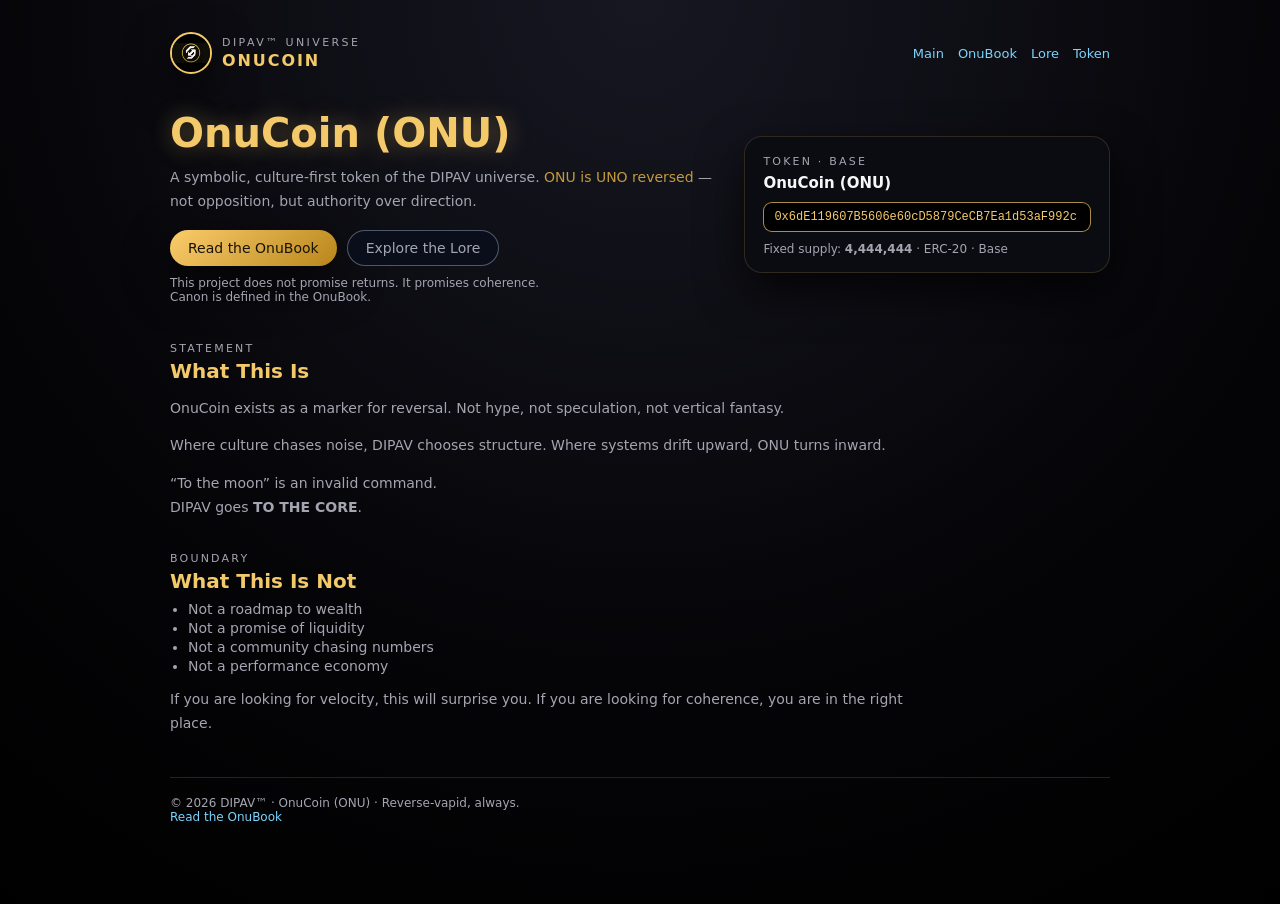
<file: index.html>
<!DOCTYPE html>
<html lang="en">
<head>
  <meta charset="UTF-8" />
  <meta name="viewport" content="width=device-width, initial-scale=1" />

  <title>OnuCoin (ONU) · Reverse the Game · DIPAV</title>
  <meta
    name="description"
    content="OnuCoin (ONU) is a symbolic, culture-first token of the DIPAV universe. Reverse the game. Go to the core."
  />

  <link rel="icon" href="/assets/favicon.ico" />
  <link rel="stylesheet" href="/css/styles.css" />
</head>

<body>
  <div class="page">
    <!-- HEADER -->
    <header>
      <div class="brand">
<div class="logo-pill">
  <img src="/assets/og.png" alt="Onu sigil" />
</div>
        <div class="brand-text">
          <span>DIPAV™ UNIVERSE</span>
          <span>ONUCOIN</span>
        </div>
      </div>

      <nav class="nav-link" aria-label="Primary">
        <a href="/index.html">Main</a>
        <a href="/docs/onubook.html">OnuBook</a>
        <a href="/lore.html">Lore</a>
        <a href="/token.html">Token</a>
      </nav>
    </header>

    <main>
      <!-- HERO -->
      <section class="hero">
        <div class="hero-main">
          <h1>OnuCoin (ONU)</h1>

          <div class="tagline">
            A symbolic, culture-first token of the DIPAV universe.
            <strong>ONU is UNO reversed</strong> — not opposition, but authority over direction.
          </div>

          <div class="hero-actions">
            <a href="/docs/onubook.html" class="btn btn-primary">Read the OnuBook</a>
            <a href="/lore.html" class="btn btn-ghost">Explore the Lore</a>
          </div>

          <div class="hero-footnote">
            This project does not promise returns.
            It promises coherence.
            <br />
            Canon is defined in the <a href="/docs/onubook.html">OnuBook</a>.
          </div>
        </div>

        <aside class="hero-card">
          <div class="hero-card-label">Token · Base</div>
          <div class="hero-card-title">OnuCoin (ONU)</div>

          <div class="hero-card-body">
            <div class="addr mono">
              0x6dE119607B5606e60cD5879CeCB7Ea1d53aF992c
            </div>
          </div>

          <div class="hero-card-meta">
            Fixed supply: <strong>4,444,444</strong> · ERC-20 · Base
          </div>
        </aside>
      </section>

      <!-- STATEMENT -->
      <section>
        <div class="section-label">Statement</div>
        <h2>What This Is</h2>

        <p>
          OnuCoin exists as a marker for reversal.
          Not hype, not speculation, not vertical fantasy.
        </p>

        <p>
          Where culture chases noise, DIPAV chooses structure.
          Where systems drift upward, ONU turns inward.
        </p>

        <p class="quote">
          “To the moon” is an invalid command.<br />
          DIPAV goes <strong>TO THE CORE</strong>.
        </p>
      </section>

      <!-- BOUNDARY -->
      <section>
        <div class="section-label">Boundary</div>
        <h2>What This Is Not</h2>

        <ul>
          <li>Not a roadmap to wealth</li>
          <li>Not a promise of liquidity</li>
          <li>Not a community chasing numbers</li>
          <li>Not a performance economy</li>
        </ul>

        <p>
          If you are looking for velocity, this will surprise you.
          If you are looking for coherence, you are in the right place.
        </p>
      </section>
    </main>

    <footer>
      © <span id="year"></span> DIPAV™ · OnuCoin (ONU) · Reverse-vapid, always.
      <br />
      <a href="/docs/onubook.html">Read the OnuBook</a>
    </footer>
  </div>

  <script src="/js/main.js" defer></script>
</body>
</html>
</file>
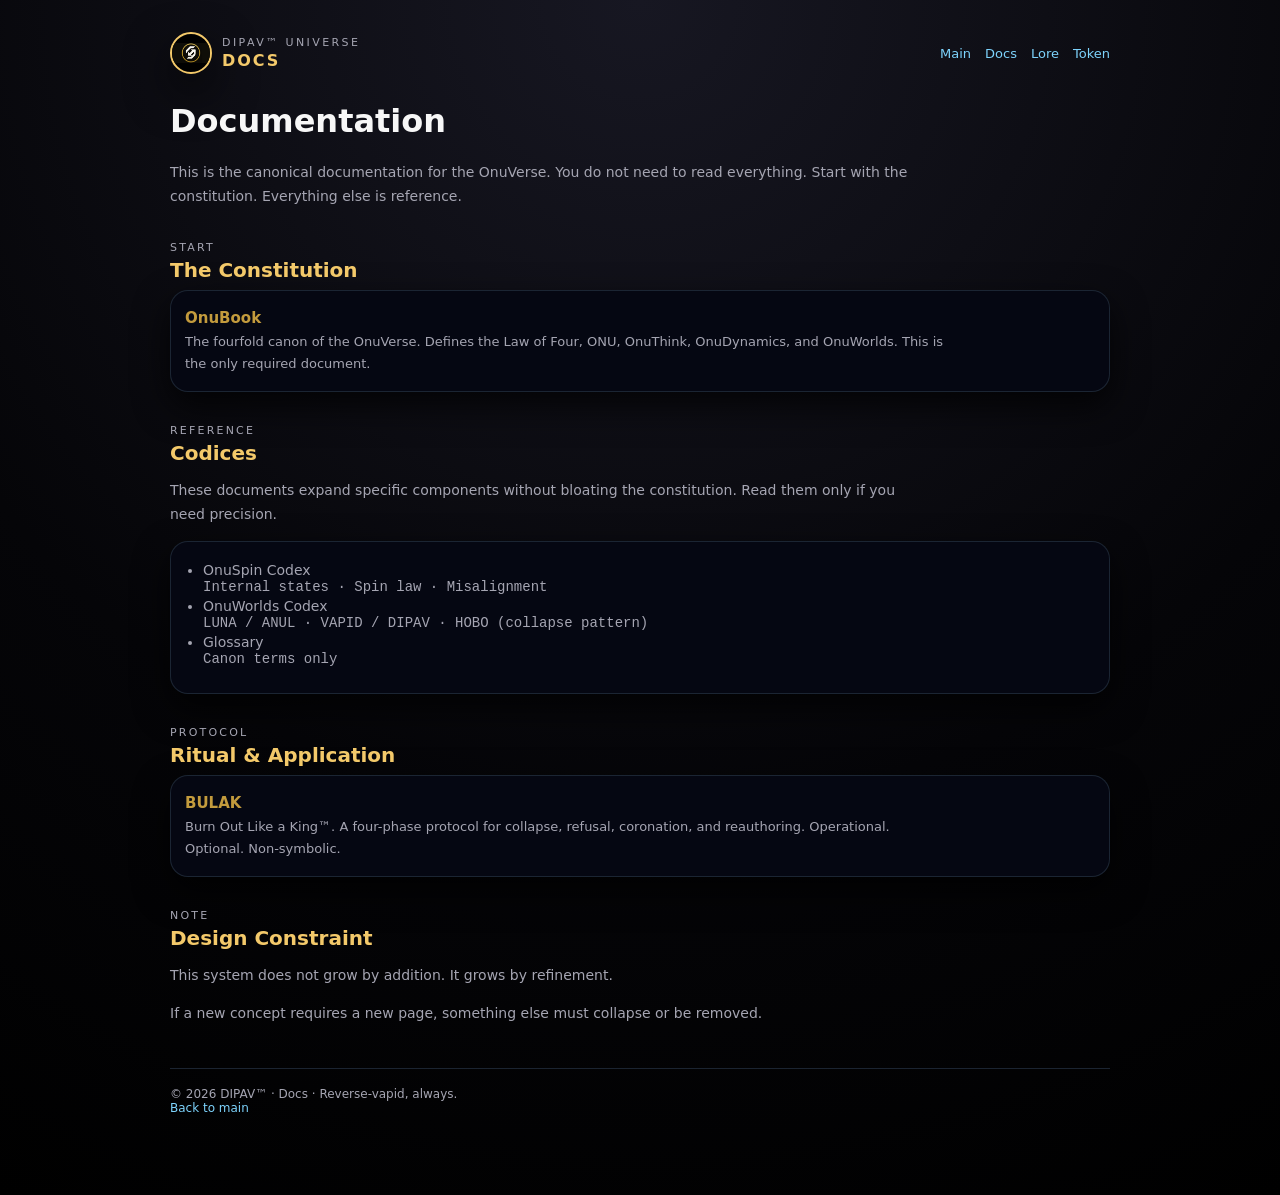
<file: docs/index.html>
<!DOCTYPE html>
<html lang="en">
<head>
  <meta charset="UTF-8" />
  <meta name="viewport" content="width=device-width, initial-scale=1" />

  <title>Docs · OnuBook · DIPAV</title>
  <meta
    name="description"
    content="OnuBook documentation hub. Start with the fourfold canon, then explore codices for spins, worlds, glossary, and protocols."
  />

  <link rel="icon" href="/assets/favicon.ico" />
  <link rel="stylesheet" href="/css/styles.css" />
</head>

<body>
  <div class="page">
    <!-- HEADER -->
    <header>
      <div class="brand">
<div class="logo-pill">
  <img src="/assets/og.png" alt="Onu sigil" />
</div>
        <div class="brand-text">
          <span>DIPAV™ UNIVERSE</span>
          <span>DOCS</span>
        </div>
      </div>

      <nav class="nav-link" aria-label="Primary">
        <a href="/index.html">Main</a>
        <a href="/docs/index.html">Docs</a>
        <a href="/lore.html">Lore</a>
        <a href="/token.html">Token</a>
      </nav>
    </header>

    <main>
      <h1>Documentation</h1>
      <p class="subtitle">
        This is the canonical documentation for the OnuVerse.
        You do not need to read everything.
        Start with the constitution. Everything else is reference.
      </p>

      <!-- START -->
      <section id="start">
        <div class="section-label">Start</div>
        <h2>The Constitution</h2>

        <div class="card">
          <h3>
            <a href="/docs/onubook.html">OnuBook</a>
          </h3>
          <p>
            The fourfold canon of the OnuVerse.
            Defines the Law of Four, ONU, OnuThink, OnuDynamics, and OnuWorlds.
            This is the only required document.
          </p>
        </div>
      </section>

      <!-- CODEX -->
      <section id="codices">
        <div class="section-label">Reference</div>
        <h2>Codices</h2>

        <p>
          These documents expand specific components without bloating the constitution.
          Read them only if you need precision.
        </p>

        <div class="card">
          <ul>
            <li>
              <a href="/docs/onuspins.html">OnuSpin Codex</a><br />
              <span class="mono">
                Internal states · Spin law · Misalignment
              </span>
            </li>
            <li>
              <a href="/docs/onuworlds.html">OnuWorlds Codex</a><br />
              <span class="mono">
                LUNA / ANUL · VAPID / DIPAV · HOBO (collapse pattern)
              </span>
            </li>
            <li>
              <a href="/docs/glossary.html">Glossary</a><br />
              <span class="mono">
                Canon terms only
              </span>
            </li>
          </ul>
        </div>
      </section>

      <!-- PROTOCOL -->
      <section id="protocols">
        <div class="section-label">Protocol</div>
        <h2>Ritual & Application</h2>

        <div class="card">
          <h3>
            <a href="/bulak.html">BULAK</a>
          </h3>
          <p>
            Burn Out Like a King™.
            A four-phase protocol for collapse, refusal, coronation, and reauthoring.
            Operational. Optional. Non-symbolic.
          </p>
        </div>
      </section>

      <!-- NOTE -->
      <section id="note">
        <div class="section-label">Note</div>
        <h2>Design Constraint</h2>

        <p>
          This system does not grow by addition.
          It grows by refinement.
        </p>

        <p>
          If a new concept requires a new page,
          something else must collapse or be removed.
        </p>
      </section>
    </main>

    <footer>
      © <span id="year"></span> DIPAV™ · Docs · Reverse-vapid, always.
      <br />
      <a href="/index.html">Back to main</a>
    </footer>
  </div>

  <script src="/js/main.js" defer></script>
</body>
</html>
</file>
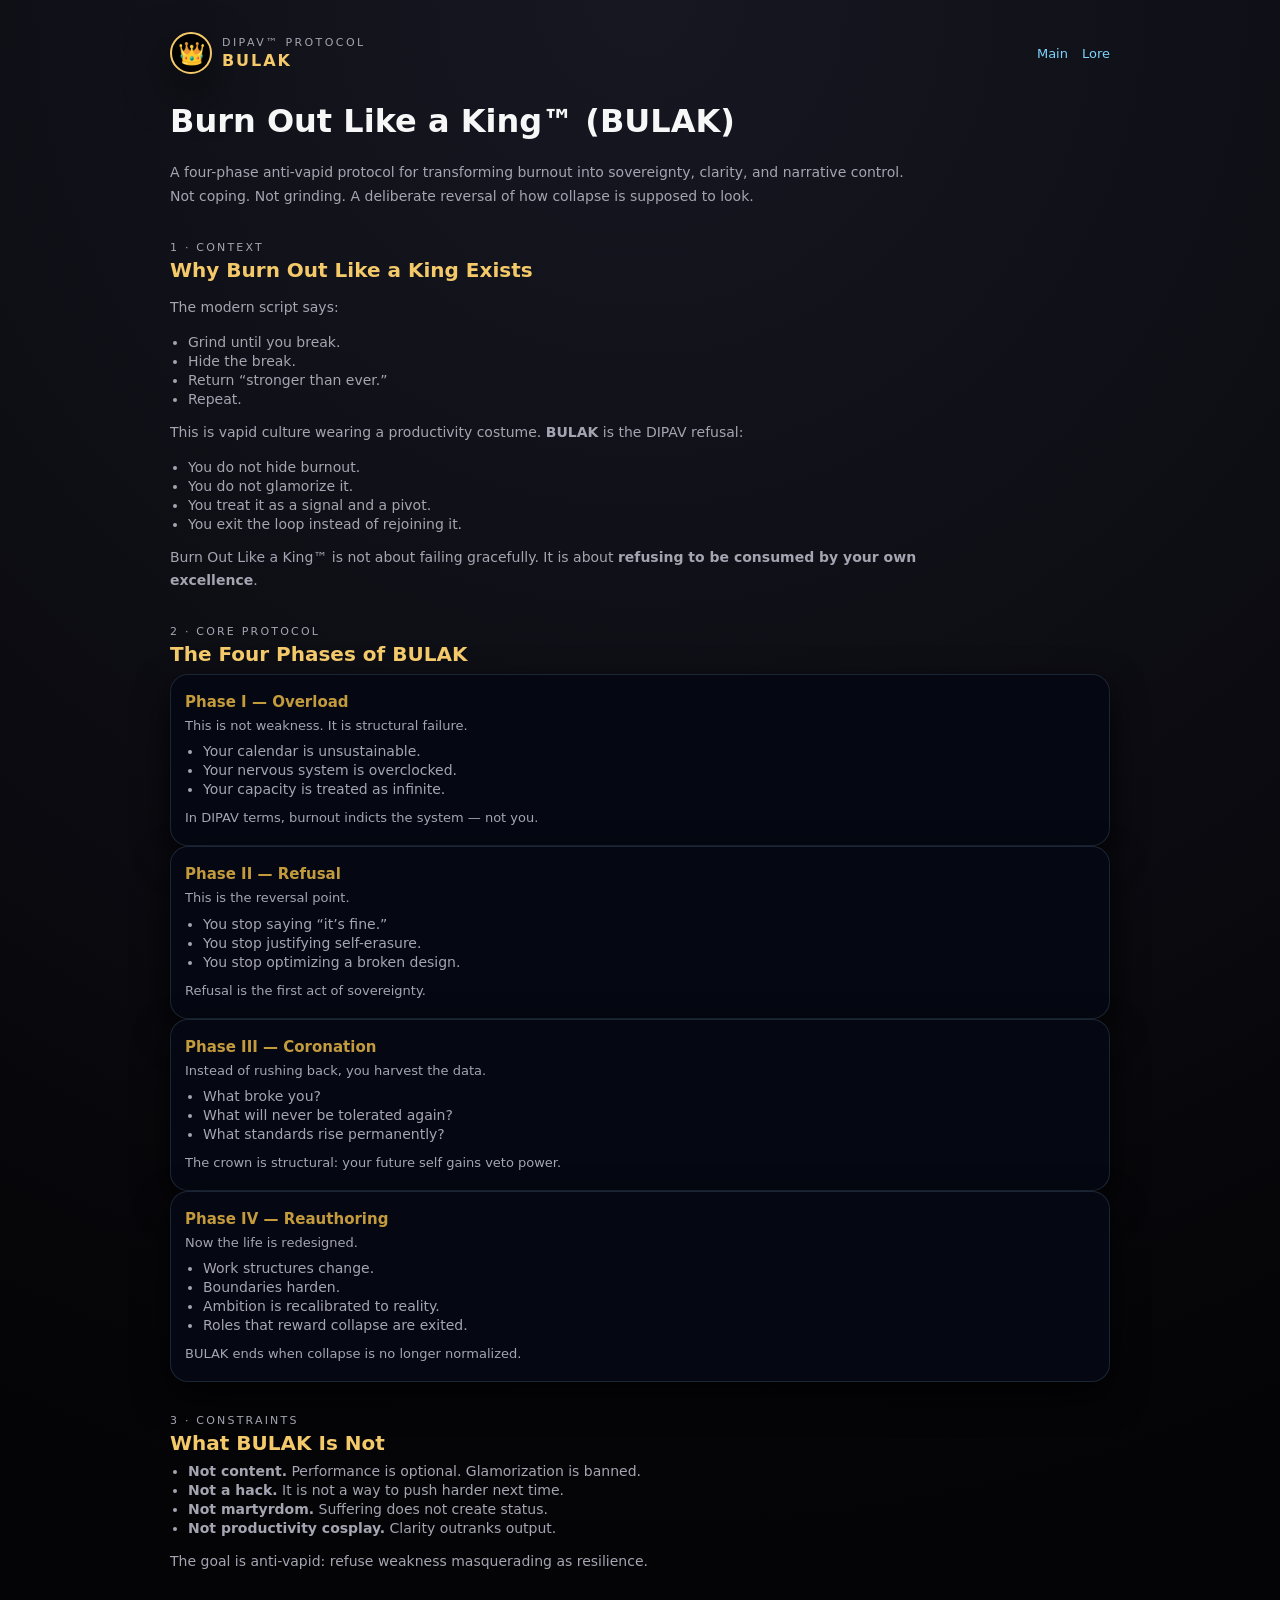
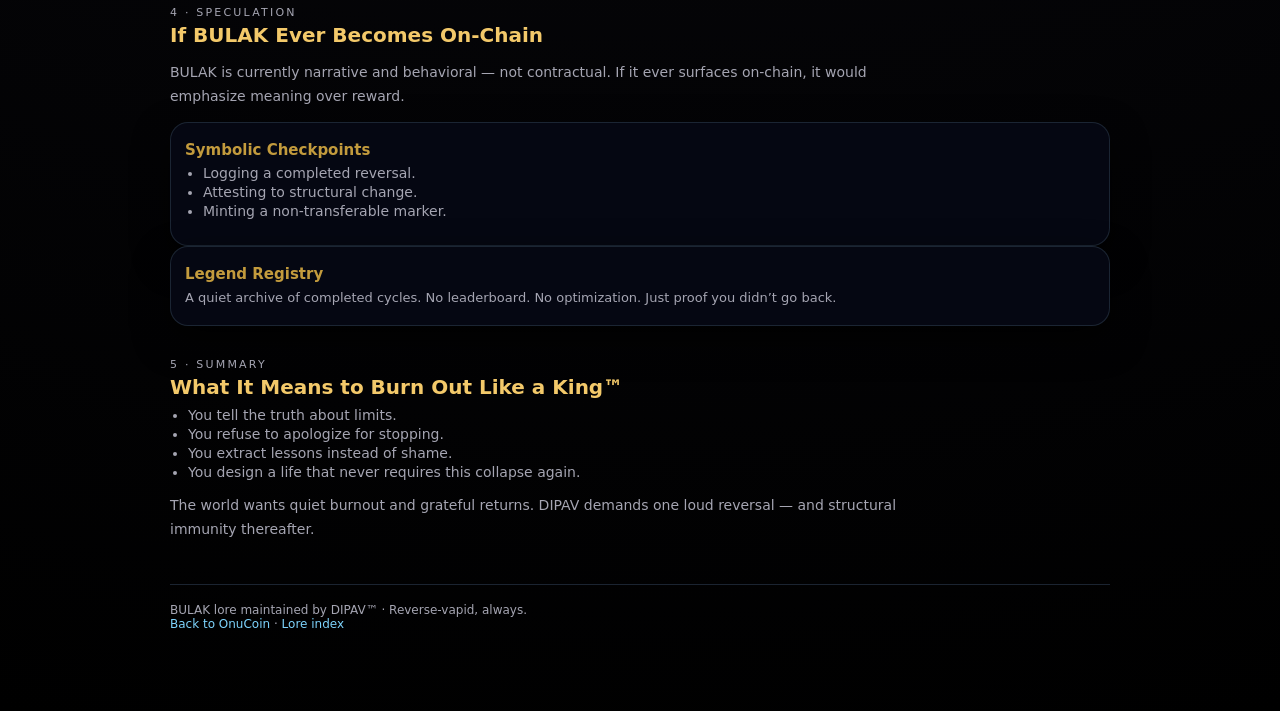
<file: bulak.html>
<!DOCTYPE html>
<html lang="en">
<head>
  <meta charset="UTF-8" />
  <meta name="viewport" content="width=device-width, initial-scale=1" />

  <title>Burn Out Like a King™ (BULAK) · DIPAV Protocol</title>
  <meta
    name="description"
    content="Burn Out Like a King™ (BULAK): a four-phase anti-vapid protocol for transforming burnout into sovereignty, clarity, and narrative control within the DIPAV universe."
  />

  <!-- Global styles -->
  <link rel="stylesheet" href="/css/styles.css" />
  <link rel="icon" href="/assets/favicon.ico">
</head>

<body>
  <div class="page">
    <!-- HEADER -->
    <header>
      <div class="brand">
        <div class="logo-pill">👑</div>
        <div class="brand-text">
          <span>DIPAV™ PROTOCOL</span>
          <span>BULAK</span>
        </div>
      </div>

      <nav class="nav-link">
        <a href="/index.html">Main</a>
        <a href="/lore.html">Lore</a>
      </nav>
    </header>

    <!-- MAIN -->
    <main>
      <h1>Burn Out Like a King™ (BULAK)</h1>

      <p class="subtitle">
        A four-phase anti-vapid protocol for transforming burnout into sovereignty,
        clarity, and narrative control. Not coping. Not grinding. A deliberate
        reversal of how collapse is supposed to look.
      </p>

      <!-- 1 · Context -->
      <section id="why">
        <div class="section-label">1 · Context</div>
        <h2>Why Burn Out Like a King Exists</h2>

        <p>The modern script says:</p>
        <ul>
          <li>Grind until you break.</li>
          <li>Hide the break.</li>
          <li>Return “stronger than ever.”</li>
          <li>Repeat.</li>
        </ul>

        <p>
          This is vapid culture wearing a productivity costume.
          <strong>BULAK</strong> is the DIPAV refusal:
        </p>

        <ul>
          <li>You do not hide burnout.</li>
          <li>You do not glamorize it.</li>
          <li>You treat it as a signal and a pivot.</li>
          <li>You exit the loop instead of rejoining it.</li>
        </ul>

        <p>
          Burn Out Like a King™ is not about failing gracefully.
          It is about <strong>refusing to be consumed by your own excellence</strong>.
        </p>
      </section>

      <!-- 2 · Core Protocol -->
      <section id="phases">
        <div class="section-label">2 · Core Protocol</div>
        <h2>The Four Phases of BULAK</h2>

        <div class="card">
          <h3>Phase I — Overload</h3>
          <p>
            This is not weakness. It is structural failure.
          </p>
          <ul>
            <li>Your calendar is unsustainable.</li>
            <li>Your nervous system is overclocked.</li>
            <li>Your capacity is treated as infinite.</li>
          </ul>
          <p>
            In DIPAV terms, burnout indicts the system — not you.
          </p>
        </div>

        <div class="card">
          <h3>Phase II — Refusal</h3>
          <p>This is the reversal point.</p>
          <ul>
            <li>You stop saying “it’s fine.”</li>
            <li>You stop justifying self-erasure.</li>
            <li>You stop optimizing a broken design.</li>
          </ul>
          <p>
            Refusal is the first act of sovereignty.
          </p>
        </div>

        <div class="card">
          <h3>Phase III — Coronation</h3>
          <p>
            Instead of rushing back, you harvest the data.
          </p>
          <ul>
            <li>What broke you?</li>
            <li>What will never be tolerated again?</li>
            <li>What standards rise permanently?</li>
          </ul>
          <p>
            The crown is structural: your future self gains veto power.
          </p>
        </div>

        <div class="card">
          <h3>Phase IV — Reauthoring</h3>
          <p>
            Now the life is redesigned.
          </p>
          <ul>
            <li>Work structures change.</li>
            <li>Boundaries harden.</li>
            <li>Ambition is recalibrated to reality.</li>
            <li>Roles that reward collapse are exited.</li>
          </ul>
          <p>
            BULAK ends when collapse is no longer normalized.
          </p>
        </div>
      </section>

      <!-- 3 · Anti-Vapid Constraints -->
      <section id="constraints">
        <div class="section-label">3 · Constraints</div>
        <h2>What BULAK Is Not</h2>

        <ul>
          <li><strong>Not content.</strong> Performance is optional. Glamorization is banned.</li>
          <li><strong>Not a hack.</strong> It is not a way to push harder next time.</li>
          <li><strong>Not martyrdom.</strong> Suffering does not create status.</li>
          <li><strong>Not productivity cosplay.</strong> Clarity outranks output.</li>
        </ul>

        <p>
          The goal is anti-vapid: refuse weakness masquerading as resilience.
        </p>
      </section>

      <!-- 4 · Speculative Mechanics -->
      <section id="future">
        <div class="section-label">4 · Speculation</div>
        <h2>If BULAK Ever Becomes On-Chain</h2>

        <p>
          BULAK is currently narrative and behavioral — not contractual.
          If it ever surfaces on-chain, it would emphasize meaning over reward.
        </p>

        <div class="card">
          <h3>Symbolic Checkpoints</h3>
          <ul>
            <li>Logging a completed reversal.</li>
            <li>Attesting to structural change.</li>
            <li>Minting a non-transferable marker.</li>
          </ul>
        </div>

        <div class="card">
          <h3>Legend Registry</h3>
          <p>
            A quiet archive of completed cycles. No leaderboard.
            No optimization. Just proof you didn’t go back.
          </p>
        </div>
      </section>

      <!-- 5 · Summary -->
      <section id="summary">
        <div class="section-label">5 · Summary</div>
        <h2>What It Means to Burn Out Like a King™</h2>

        <ul>
          <li>You tell the truth about limits.</li>
          <li>You refuse to apologize for stopping.</li>
          <li>You extract lessons instead of shame.</li>
          <li>You design a life that never requires this collapse again.</li>
        </ul>

        <p>
          The world wants quiet burnout and grateful returns.
          DIPAV demands one loud reversal — and structural immunity thereafter.
        </p>
      </section>
    </main>

    <!-- FOOTER -->
    <footer>
      BULAK lore maintained by DIPAV™ · Reverse-vapid, always.
      <br />
      <a href="/index.html">Back to OnuCoin</a> · <a href="/lore.html">Lore index</a>
    </footer>
  </div>

  <!-- Scripts -->
  <script src="/js/main.js" defer></script>
</body>
</html>
</file>
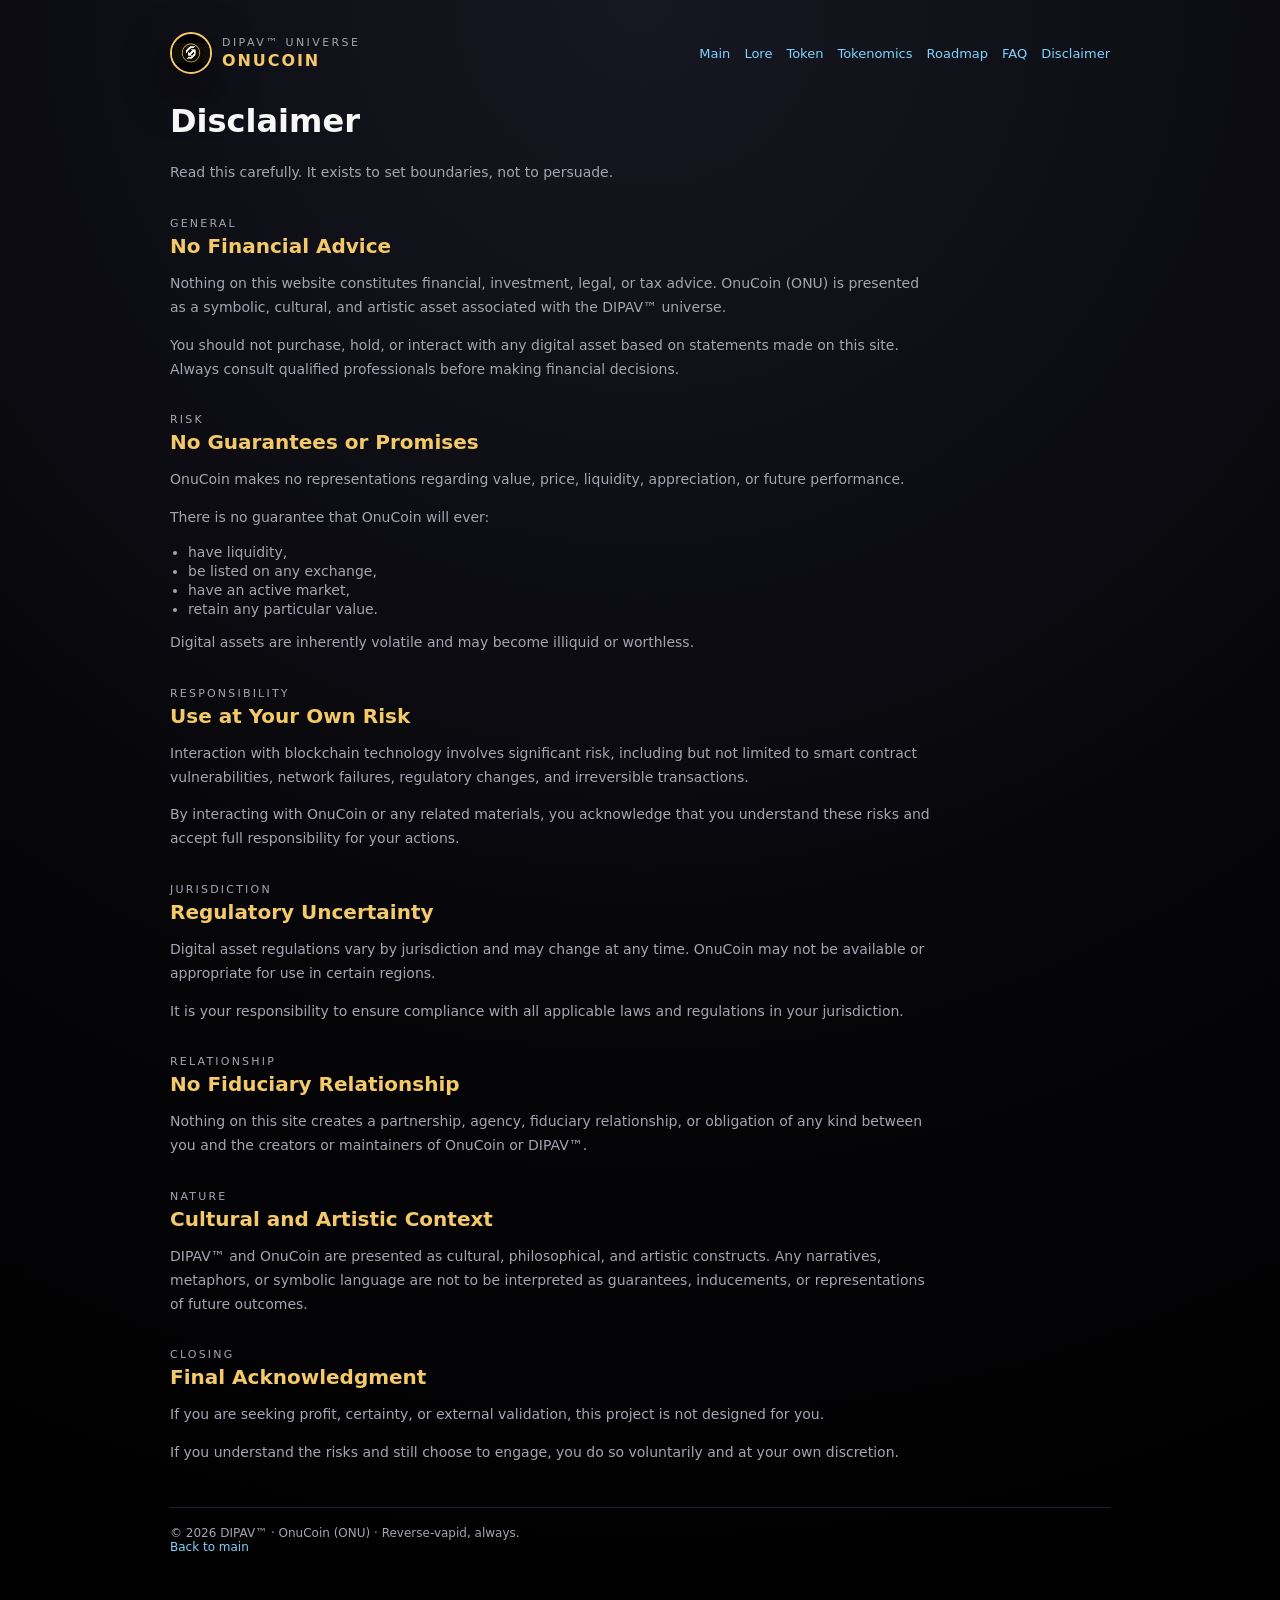
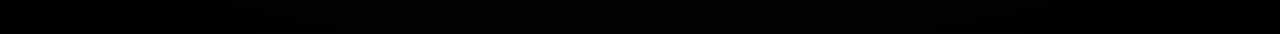
<file: disclaimer.html>
<!DOCTYPE html>
<html lang="en">
<head>
  <meta charset="UTF-8" />
  <meta name="viewport" content="width=device-width, initial-scale=1" />

  <title>Disclaimer · OnuCoin (ONU)</title>
  <meta
    name="description"
    content="Legal disclaimer for OnuCoin (ONU) and the DIPAV universe. No financial advice, no guarantees, and explicit risk acknowledgment."
  />

  <link rel="stylesheet" href="/css/styles.css" />
  <link rel="icon" href="/assets/favicon.ico">
</head>

<body>
  <div class="page">
    <!-- HEADER -->
    <header>
      <div class="brand">
    <div class="logo-pill">
  <img src="/assets/og.png" alt="Onu sigil" />
</div>
        <div class="brand-text">
          <span>DIPAV™ UNIVERSE</span>
          <span>ONUCOIN</span>
        </div>
      </div>

      <nav class="nav-link" aria-label="Primary">
        <a href="/index.html">Main</a>
        <a href="/lore.html">Lore</a>
        <a href="/token.html">Token</a>
        <a href="/tokenomics.html">Tokenomics</a>
        <a href="/roadmap.html">Roadmap</a>
        <a href="/faq.html">FAQ</a>
        <a href="/disclaimer.html">Disclaimer</a>
      </nav>
    </header>

    <main>
      <h1>Disclaimer</h1>
      <p class="subtitle">
        Read this carefully. It exists to set boundaries, not to persuade.
      </p>

      <!-- General -->
      <section id="general">
        <div class="section-label">General</div>
        <h2>No Financial Advice</h2>

        <p>
          Nothing on this website constitutes financial, investment, legal, or tax advice.
          OnuCoin (ONU) is presented as a symbolic, cultural, and artistic asset associated
          with the DIPAV™ universe.
        </p>

        <p>
          You should not purchase, hold, or interact with any digital asset based on
          statements made on this site. Always consult qualified professionals before
          making financial decisions.
        </p>
      </section>

      <!-- No Guarantees -->
      <section id="no-guarantees">
        <div class="section-label">Risk</div>
        <h2>No Guarantees or Promises</h2>

        <p>
          OnuCoin makes no representations regarding value, price, liquidity,
          appreciation, or future performance.
        </p>

        <p>
          There is no guarantee that OnuCoin will ever:
        </p>

        <ul>
          <li>have liquidity,</li>
          <li>be listed on any exchange,</li>
          <li>have an active market,</li>
          <li>retain any particular value.</li>
        </ul>

        <p>
          Digital assets are inherently volatile and may become illiquid or worthless.
        </p>
      </section>

      <!-- Use at Your Own Risk -->
      <section id="risk">
        <div class="section-label">Responsibility</div>
        <h2>Use at Your Own Risk</h2>

        <p>
          Interaction with blockchain technology involves significant risk, including
          but not limited to smart contract vulnerabilities, network failures,
          regulatory changes, and irreversible transactions.
        </p>

        <p>
          By interacting with OnuCoin or any related materials, you acknowledge that you
          understand these risks and accept full responsibility for your actions.
        </p>
      </section>

      <!-- Jurisdiction -->
      <section id="jurisdiction">
        <div class="section-label">Jurisdiction</div>
        <h2>Regulatory Uncertainty</h2>

        <p>
          Digital asset regulations vary by jurisdiction and may change at any time.
          OnuCoin may not be available or appropriate for use in certain regions.
        </p>

        <p>
          It is your responsibility to ensure compliance with all applicable laws and
          regulations in your jurisdiction.
        </p>
      </section>

      <!-- No Relationship -->
      <section id="no-relationship">
        <div class="section-label">Relationship</div>
        <h2>No Fiduciary Relationship</h2>

        <p>
          Nothing on this site creates a partnership, agency, fiduciary relationship,
          or obligation of any kind between you and the creators or maintainers of
          OnuCoin or DIPAV™.
        </p>
      </section>

      <!-- Cultural Nature -->
      <section id="cultural">
        <div class="section-label">Nature</div>
        <h2>Cultural and Artistic Context</h2>

        <p>
          DIPAV™ and OnuCoin are presented as cultural, philosophical, and artistic
          constructs. Any narratives, metaphors, or symbolic language are not to be
          interpreted as guarantees, inducements, or representations of future outcomes.
        </p>
      </section>

      <!-- Closing -->
      <section id="closing">
        <div class="section-label">Closing</div>
        <h2>Final Acknowledgment</h2>

        <p>
          If you are seeking profit, certainty, or external validation, this project
          is not designed for you.
        </p>

        <p>
          If you understand the risks and still choose to engage, you do so
          voluntarily and at your own discretion.
        </p>
      </section>
    </main>

    <footer>
      © <span id="year"></span> DIPAV™ · OnuCoin (ONU) · Reverse-vapid, always.
      <br />
      <a href="/index.html">Back to main</a>
    </footer>
  </div>

  <script src="/js/main.js" defer></script>
</body>
</html>
</file>
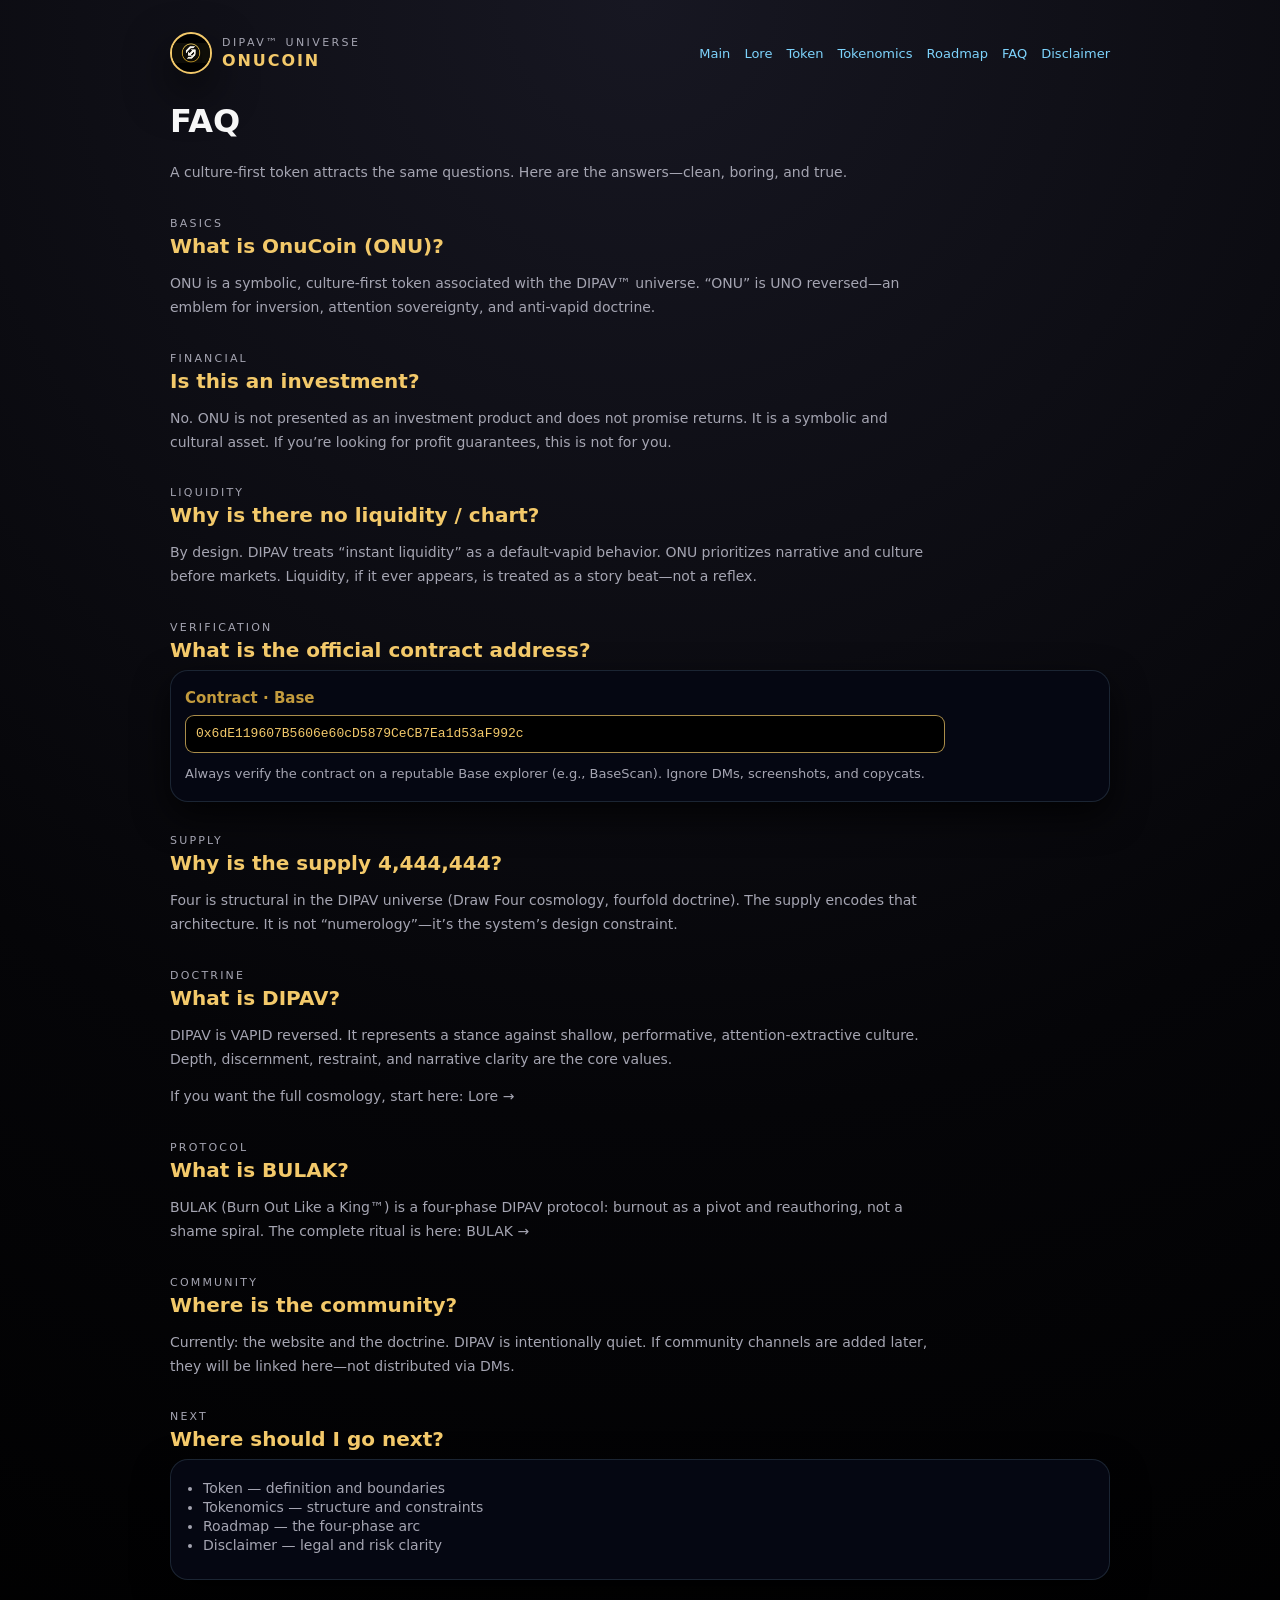
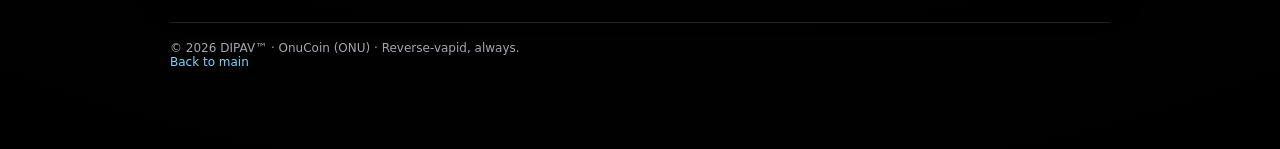
<file: faq.html>
<!DOCTYPE html>
<html lang="en">
<head>
  <meta charset="UTF-8" />
  <meta name="viewport" content="width=device-width, initial-scale=1" />

  <title>FAQ · OnuCoin (ONU)</title>
  <meta
    name="description"
    content="FAQ for OnuCoin (ONU): what it is, what it is not, why there is no liquidity, contract verification, and DIPAV doctrine basics."
  />

  <link rel="stylesheet" href="/css/styles.css" />
  <link rel="icon" href="/assets/favicon.ico">
</head>

<body>
  <div class="page">
    <!-- HEADER -->
    <header>
      <div class="brand">
<div class="logo-pill">
  <img src="/assets/og.png" alt="Onu sigil" />
</div>
        <div class="brand-text">
          <span>DIPAV™ UNIVERSE</span>
          <span>ONUCOIN</span>
        </div>
      </div>

      <nav class="nav-link" aria-label="Primary">
        <a href="/index.html">Main</a>
        <a href="/lore.html">Lore</a>
        <a href="/token.html">Token</a>
        <a href="/tokenomics.html">Tokenomics</a>
        <a href="/roadmap.html">Roadmap</a>
        <a href="/faq.html">FAQ</a>
        <a href="/disclaimer.html">Disclaimer</a>
      </nav>
    </header>

    <main>
      <h1>FAQ</h1>
      <p class="subtitle">
        A culture-first token attracts the same questions. Here are the answers—clean, boring, and true.
      </p>

      <section id="what-is">
        <div class="section-label">Basics</div>
        <h2>What is OnuCoin (ONU)?</h2>
        <p>
          ONU is a symbolic, culture-first token associated with the DIPAV™ universe.
          “ONU” is UNO reversed—an emblem for inversion, attention sovereignty, and anti-vapid doctrine.
        </p>
      </section>

      <section id="investment">
        <div class="section-label">Financial</div>
        <h2>Is this an investment?</h2>
        <p>
          No. ONU is not presented as an investment product and does not promise returns.
          It is a symbolic and cultural asset. If you’re looking for profit guarantees, this is not for you.
        </p>
      </section>

      <section id="liquidity">
        <div class="section-label">Liquidity</div>
        <h2>Why is there no liquidity / chart?</h2>
        <p>
          By design. DIPAV treats “instant liquidity” as a default-vapid behavior.
          ONU prioritizes narrative and culture before markets. Liquidity, if it ever appears, is treated as a story beat—not a reflex.
        </p>
      </section>

      <section id="contract">
        <div class="section-label">Verification</div>
        <h2>What is the official contract address?</h2>
        <div class="card">
          <h3>Contract · Base</h3>
          <p class="mono addr" style="margin: 8px 0 0;">
            0x6dE119607B5606e60cD5879CeCB7Ea1d53aF992c
          </p>
          <p style="margin-top: 10px;">
            Always verify the contract on a reputable Base explorer (e.g., BaseScan). Ignore DMs, screenshots, and copycats.
          </p>
        </div>
      </section>

      <section id="supply">
        <div class="section-label">Supply</div>
        <h2>Why is the supply 4,444,444?</h2>
        <p>
          Four is structural in the DIPAV universe (Draw Four cosmology, fourfold doctrine).
          The supply encodes that architecture. It is not “numerology”—it’s the system’s design constraint.
        </p>
      </section>

      <section id="dipav">
        <div class="section-label">Doctrine</div>
        <h2>What is DIPAV?</h2>
        <p>
          DIPAV is VAPID reversed. It represents a stance against shallow, performative, attention-extractive culture.
          Depth, discernment, restraint, and narrative clarity are the core values.
        </p>
        <p>
          If you want the full cosmology, start here:
          <a href="/lore.html">Lore →</a>
        </p>
      </section>

      <section id="bulak">
        <div class="section-label">Protocol</div>
        <h2>What is BULAK?</h2>
        <p>
          BULAK (Burn Out Like a King™) is a four-phase DIPAV protocol: burnout as a pivot and reauthoring, not a shame spiral.
          The complete ritual is here:
          <a href="/bulak.html">BULAK →</a>
        </p>
      </section>

      <section id="community">
        <div class="section-label">Community</div>
        <h2>Where is the community?</h2>
        <p>
          Currently: the website and the doctrine. DIPAV is intentionally quiet.
          If community channels are added later, they will be linked here—not distributed via DMs.
        </p>
      </section>

      <section id="next">
        <div class="section-label">Next</div>
        <h2>Where should I go next?</h2>
        <div class="card">
          <ul>
            <li><a href="/token.html">Token</a> — definition and boundaries</li>
            <li><a href="/tokenomics.html">Tokenomics</a> — structure and constraints</li>
            <li><a href="/roadmap.html">Roadmap</a> — the four-phase arc</li>
            <li><a href="/disclaimer.html">Disclaimer</a> — legal and risk clarity</li>
          </ul>
        </div>
      </section>
    </main>

    <footer>
      © <span id="year"></span> DIPAV™ · OnuCoin (ONU) · Reverse-vapid, always.
      <br />
      <a href="/index.html">Back to main</a>
    </footer>
  </div>

  <script src="/js/main.js" defer></script>
</body>
</html>
</file>
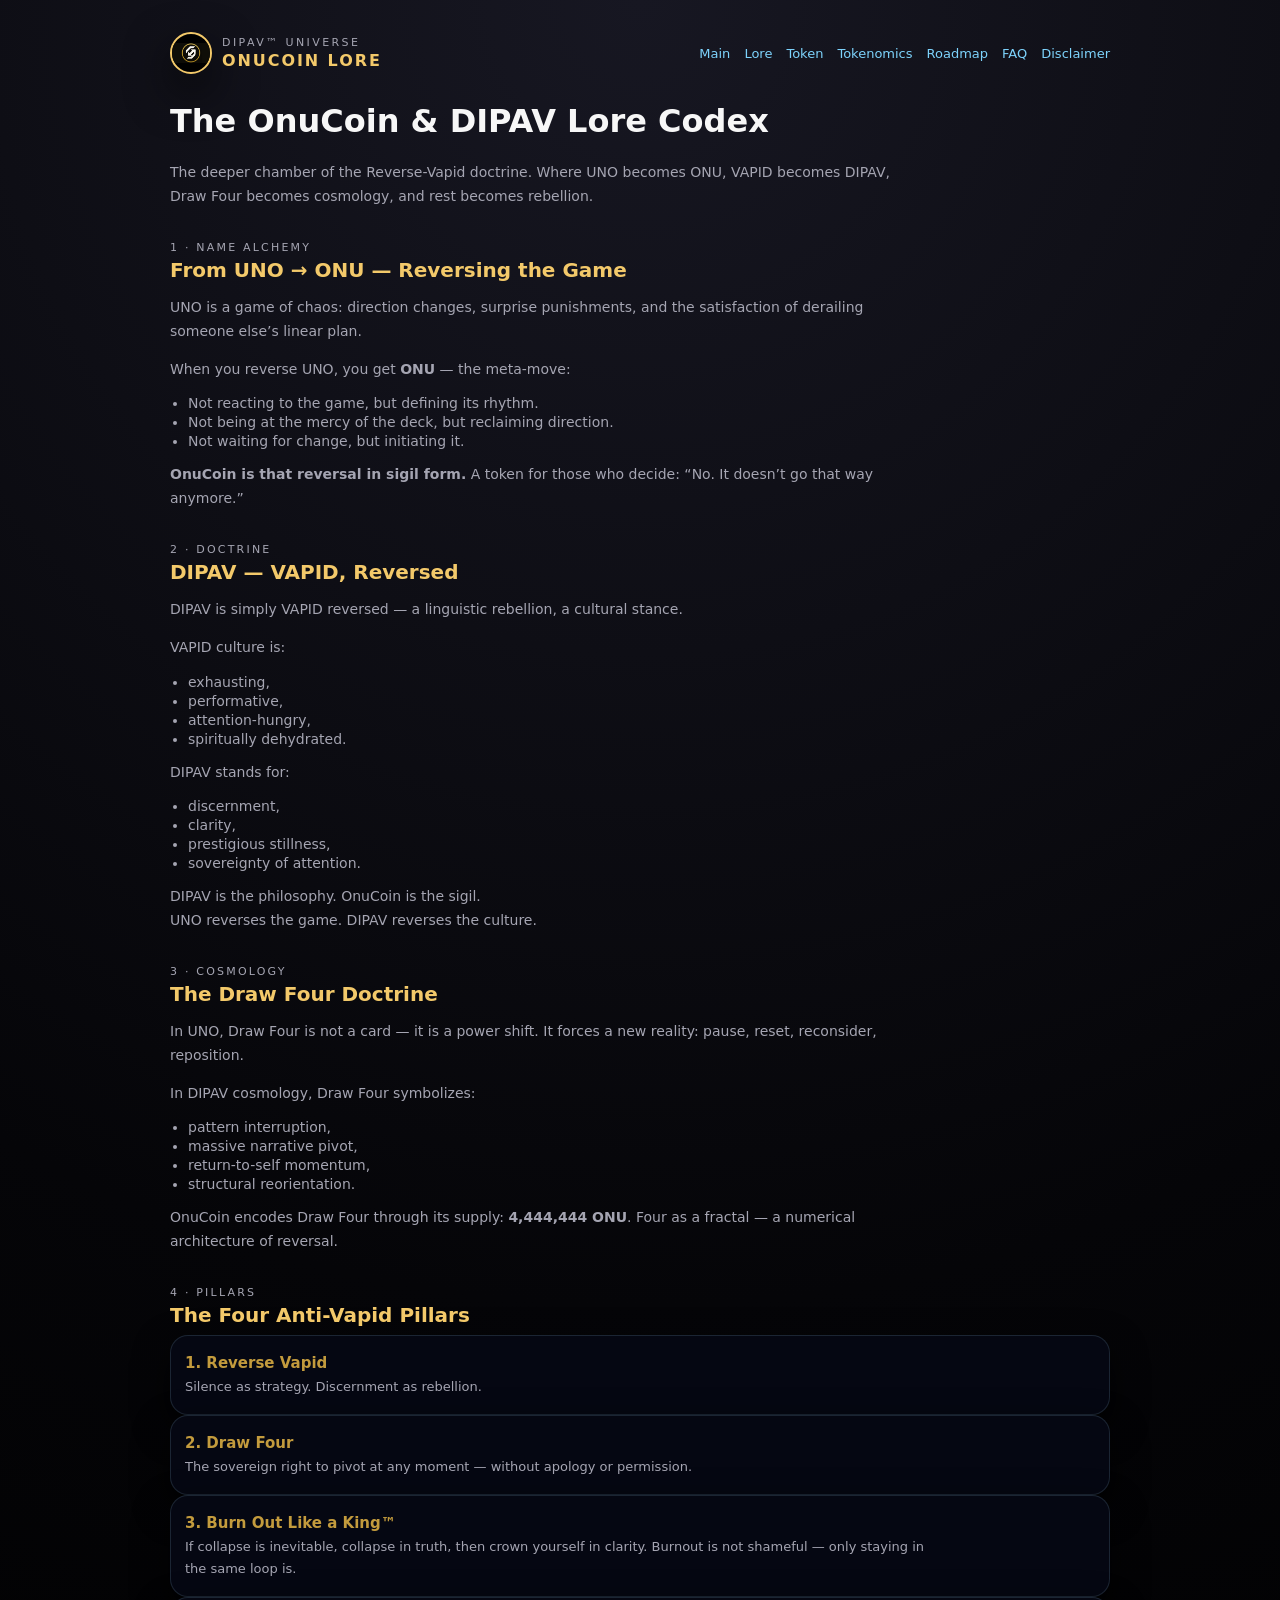
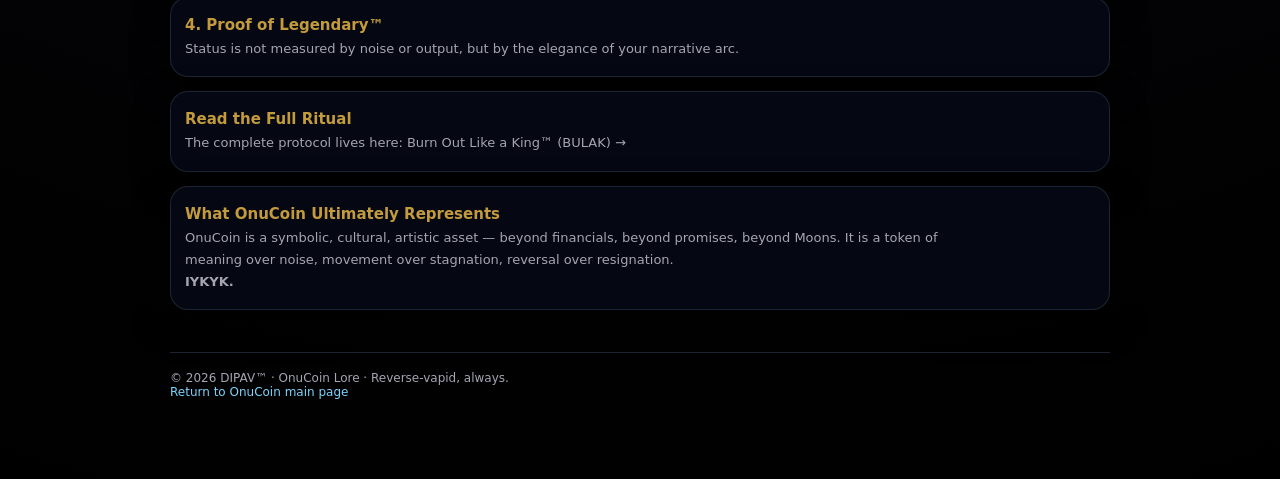
<file: lore.html>
<!DOCTYPE html>
<html lang="en">
<head>
  <meta charset="UTF-8" />
  <meta name="viewport" content="width=device-width, initial-scale=1" />

  <title>OnuCoin Lore · DIPAV Anti-Vapid Codex</title>
  <meta
    name="description"
    content="The lore of OnuCoin (ONU) and the DIPAV anti-vapid movement: ONU (UNO reversed), DIPAV (VAPID reversed), Draw Four cosmology, BULAK protocol, and the four pillars of reversal."
  />

  <!-- Global styles -->
  <link rel="stylesheet" href="/css/styles.css" />
  <link rel="icon" href="/assets/favicon.ico">
</head>

<body>
  <div class="page">
    <!-- HEADER -->
    <header>
      <div class="brand">
<div class="logo-pill">
  <img src="/assets/og.png" alt="Onu sigil" />
</div>
        <div class="brand-text">
          <span>DIPAV™ UNIVERSE</span>
          <span>ONUCOIN LORE</span>
        </div>
      </div>

      <nav class="nav-link">
        <a href="/index.html">Main</a>
        <a href="/lore.html">Lore</a>
        <a href="/token.html">Token</a>
        <a href="/tokenomics.html">Tokenomics</a>
        <a href="/roadmap.html">Roadmap</a>
        <a href="/faq.html">FAQ</a>
        <a href="/disclaimer.html">Disclaimer</a>
      </nav>
    </header>

    <main>
      <h1>The OnuCoin &amp; DIPAV Lore Codex</h1>

      <p class="subtitle">
        The deeper chamber of the Reverse-Vapid doctrine.
        Where UNO becomes ONU, VAPID becomes DIPAV, Draw Four becomes cosmology,
        and rest becomes rebellion.
      </p>

      <!-- 1 · ONU -->
      <section id="onu">
        <div class="section-label">1 · Name Alchemy</div>
        <h2>From UNO → ONU — Reversing the Game</h2>

        <p>
          UNO is a game of chaos: direction changes, surprise punishments,
          and the satisfaction of derailing someone else’s linear plan.
        </p>

        <p>When you reverse UNO, you get <strong>ONU</strong> — the meta-move:</p>

        <ul>
          <li>Not reacting to the game, but defining its rhythm.</li>
          <li>Not being at the mercy of the deck, but reclaiming direction.</li>
          <li>Not waiting for change, but initiating it.</li>
        </ul>

        <p>
          <strong>OnuCoin is that reversal in sigil form.</strong>
          A token for those who decide: “No. It doesn’t go that way anymore.”
        </p>
      </section>

      <!-- 2 · DIPAV -->
      <section id="dipav">
        <div class="section-label">2 · Doctrine</div>
        <h2>DIPAV — VAPID, Reversed</h2>

        <p>
          DIPAV is simply VAPID reversed — a linguistic rebellion, a cultural stance.
        </p>

        <p>VAPID culture is:</p>
        <ul>
          <li>exhausting,</li>
          <li>performative,</li>
          <li>attention-hungry,</li>
          <li>spiritually dehydrated.</li>
        </ul>

        <p>DIPAV stands for:</p>
        <ul>
          <li>discernment,</li>
          <li>clarity,</li>
          <li>prestigious stillness,</li>
          <li>sovereignty of attention.</li>
        </ul>

        <p class="quote">
          DIPAV is the philosophy. OnuCoin is the sigil.<br />
          UNO reverses the game. DIPAV reverses the culture.
        </p>
      </section>

      <!-- 3 · Draw Four -->
      <section id="draw-four">
        <div class="section-label">3 · Cosmology</div>
        <h2>The Draw Four Doctrine</h2>

        <p>
          In UNO, Draw Four is not a card — it is a power shift.
          It forces a new reality: pause, reset, reconsider, reposition.
        </p>

        <p>In DIPAV cosmology, Draw Four symbolizes:</p>

        <ul>
          <li>pattern interruption,</li>
          <li>massive narrative pivot,</li>
          <li>return-to-self momentum,</li>
          <li>structural reorientation.</li>
        </ul>

        <p>
          OnuCoin encodes Draw Four through its supply: <strong>4,444,444 ONU</strong>.
          Four as a fractal — a numerical architecture of reversal.
        </p>
      </section>

      <!-- 4 · Pillars (includes closing "what it represents" so we obey Four) -->
      <section id="pillars">
        <div class="section-label">4 · Pillars</div>
        <h2>The Four Anti-Vapid Pillars</h2>

        <div class="card">
          <h3>1. Reverse Vapid</h3>
          <p>Silence as strategy. Discernment as rebellion.</p>
        </div>

        <div class="card">
          <h3>2. Draw Four</h3>
          <p>The sovereign right to pivot at any moment — without apology or permission.</p>
        </div>

        <div class="card">
          <h3>3. Burn Out Like a King™</h3>
          <p>
            If collapse is inevitable, collapse in truth, then crown yourself in clarity.
            Burnout is not shameful — only staying in the same loop is.
          </p>
        </div>

        <div class="card">
          <h3>4. Proof of Legendary™</h3>
          <p>Status is not measured by noise or output, but by the elegance of your narrative arc.</p>
        </div>

        <div class="card" style="margin-top:14px;">
          <h3>Read the Full Ritual</h3>
          <p>
            The complete protocol lives here:
            <a href="/bulak.html">Burn Out Like a King™ (BULAK) →</a>
          </p>
        </div>

        <div class="card" style="margin-top:14px;">
          <h3>What OnuCoin Ultimately Represents</h3>
          <p>
            OnuCoin is a symbolic, cultural, artistic asset — beyond financials, beyond promises, beyond Moons.
            It is a token of meaning over noise, movement over stagnation, reversal over resignation.
          </p>
          <p><strong>IYKYK.</strong></p>
        </div>
      </section>
    </main>

    <footer>
      © <span id="year"></span> DIPAV™ · OnuCoin Lore · Reverse-vapid, always.
      <br />
      <a href="/index.html">Return to OnuCoin main page</a>
    </footer>
  </div>

  <script src="/js/main.js" defer></script>
</body>
</html>
</file>
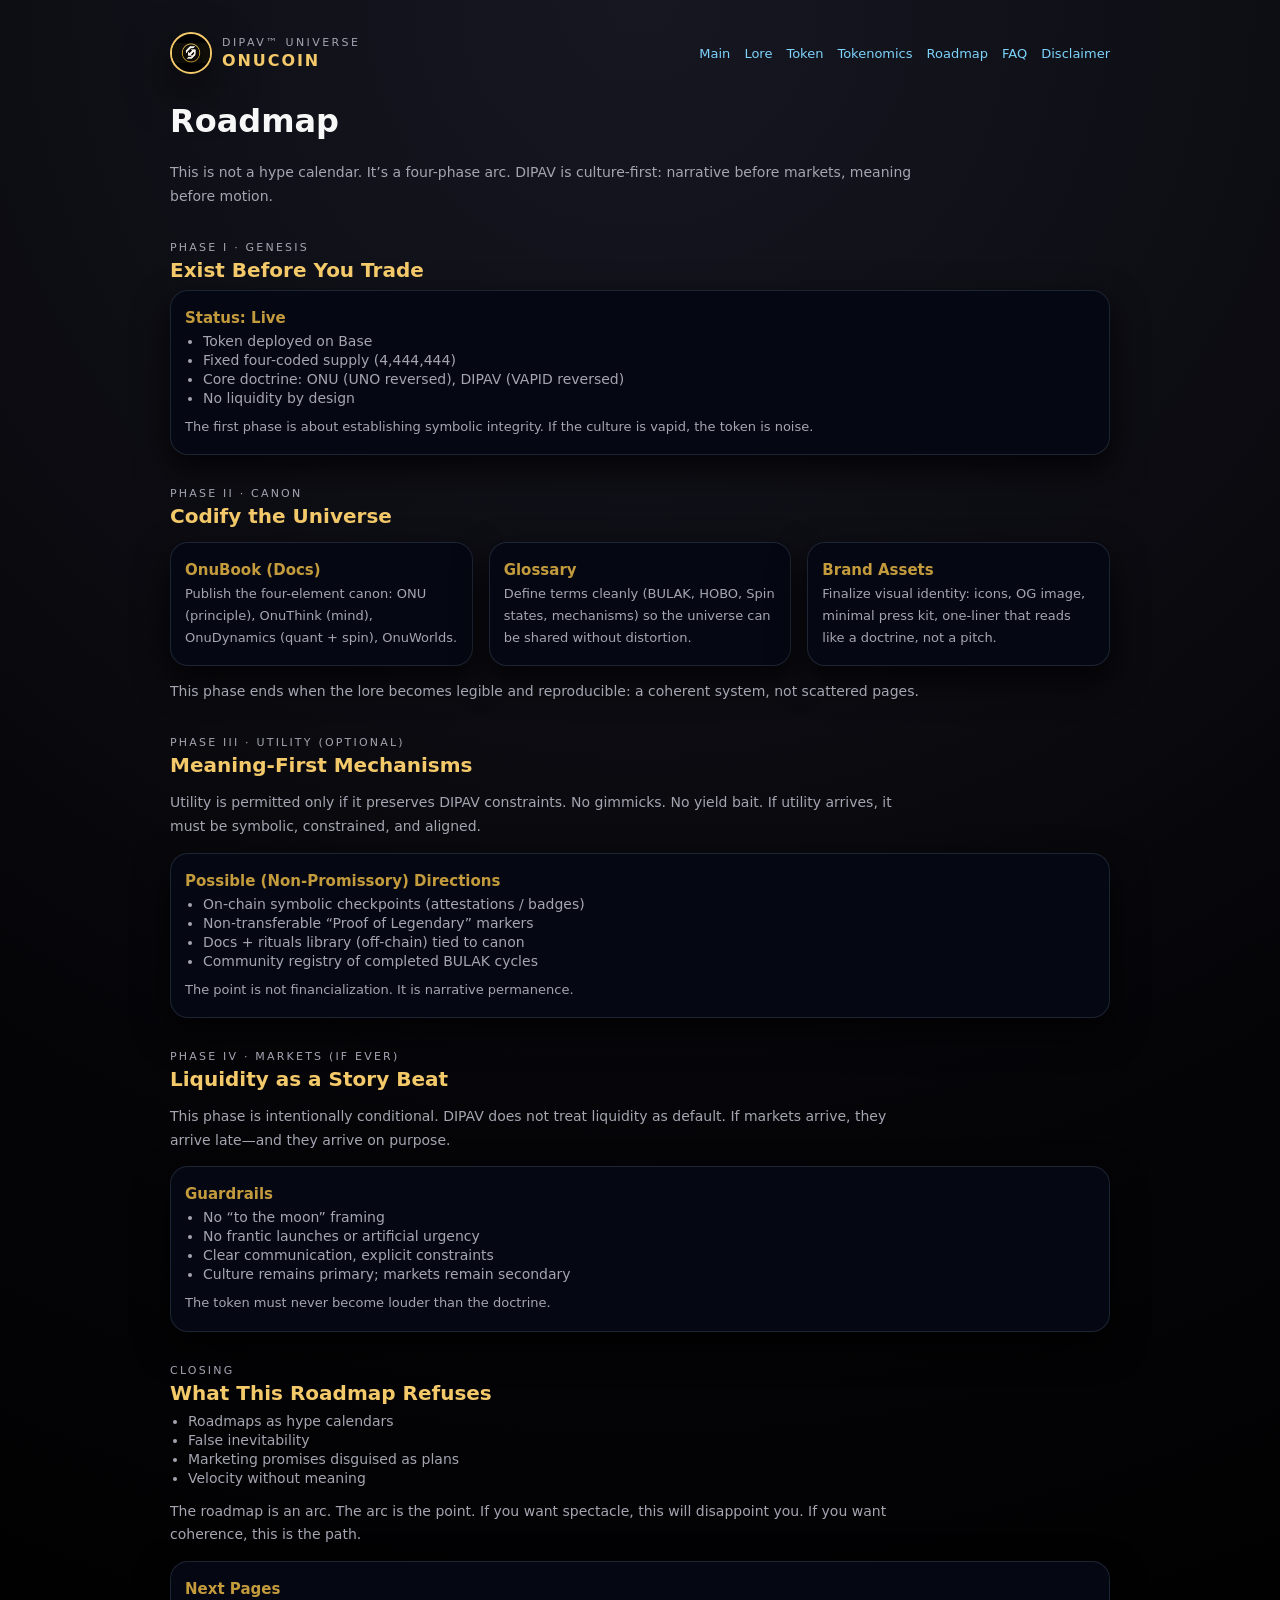
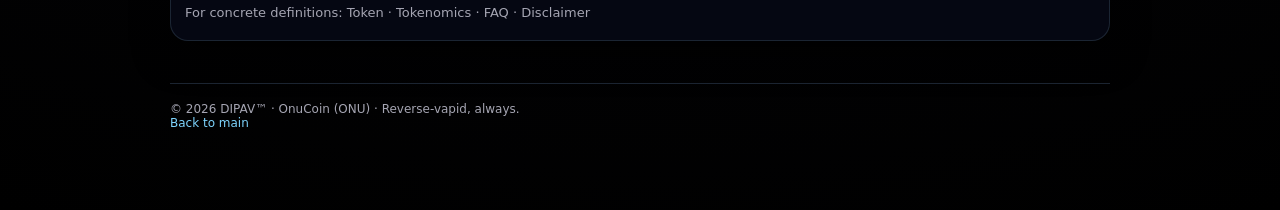
<file: roadmap.html>
<!DOCTYPE html>
<html lang="en">
<head>
  <meta charset="UTF-8" />
  <meta name="viewport" content="width=device-width, initial-scale=1" />

  <title>Roadmap · OnuCoin (ONU)</title>
  <meta
    name="description"
    content="OnuCoin (ONU) roadmap: a four-phase DIPAV-aligned trajectory—culture first, canon first, systems next, markets last (if ever)."
  />

  <link rel="stylesheet" href="/css/styles.css" />
  <link rel="icon" href="/assets/favicon.ico">
</head>

<body>
  <div class="page">
    <!-- HEADER -->
    <header>
      <div class="brand">
    <div class="logo-pill">
  <img src="/assets/og.png" alt="Onu sigil" />
</div>
        <div class="brand-text">
          <span>DIPAV™ UNIVERSE</span>
          <span>ONUCOIN</span>
        </div>
      </div>

      <nav class="nav-link" aria-label="Primary">
        <a href="/index.html">Main</a>
        <a href="/lore.html">Lore</a>
        <a href="/token.html">Token</a>
        <a href="/tokenomics.html">Tokenomics</a>
        <a href="/roadmap.html">Roadmap</a>
        <a href="/faq.html">FAQ</a>
        <a href="/disclaimer.html">Disclaimer</a>
      </nav>
    </header>

    <main>
      <h1>Roadmap</h1>
      <p class="subtitle">
        This is not a hype calendar. It’s a four-phase arc.
        DIPAV is culture-first: narrative before markets, meaning before motion.
      </p>

      <!-- Phase 1 -->
      <section id="phase-1">
        <div class="section-label">Phase I · Genesis</div>
        <h2>Exist Before You Trade</h2>

        <div class="card">
          <h3>Status: Live</h3>
          <ul>
            <li>Token deployed on Base</li>
            <li>Fixed four-coded supply (4,444,444)</li>
            <li>Core doctrine: ONU (UNO reversed), DIPAV (VAPID reversed)</li>
            <li>No liquidity by design</li>
          </ul>
          <p>
            The first phase is about establishing symbolic integrity. If the culture is vapid, the token is noise.
          </p>
        </div>
      </section>

      <!-- Phase 2 -->
      <section id="phase-2">
        <div class="section-label">Phase II · Canon</div>
        <h2>Codify the Universe</h2>

        <div class="grid">
          <div class="card">
            <h3>OnuBook (Docs)</h3>
            <p>
              Publish the four-element canon: ONU (principle), OnuThink (mind), OnuDynamics (quant + spin), OnuWorlds.
            </p>
          </div>
          <div class="card">
            <h3>Glossary</h3>
            <p>
              Define terms cleanly (BULAK, HOBO, Spin states, mechanisms) so the universe can be shared without distortion.
            </p>
          </div>
          <div class="card">
            <h3>Brand Assets</h3>
            <p>
              Finalize visual identity: icons, OG image, minimal press kit, one-liner that reads like a doctrine, not a pitch.
            </p>
          </div>
        </div>

        <p>
          This phase ends when the lore becomes legible and reproducible: a coherent system, not scattered pages.
        </p>
      </section>

      <!-- Phase 3 -->
      <section id="phase-3">
        <div class="section-label">Phase III · Utility (Optional)</div>
        <h2>Meaning-First Mechanisms</h2>

        <p>
          Utility is permitted only if it preserves DIPAV constraints. No gimmicks. No yield bait.
          If utility arrives, it must be symbolic, constrained, and aligned.
        </p>

        <div class="card">
          <h3>Possible (Non-Promissory) Directions</h3>
          <ul>
            <li>On-chain symbolic checkpoints (attestations / badges)</li>
            <li>Non-transferable “Proof of Legendary” markers</li>
            <li>Docs + rituals library (off-chain) tied to canon</li>
            <li>Community registry of completed BULAK cycles</li>
          </ul>
          <p>
            The point is not financialization. It is narrative permanence.
          </p>
        </div>
      </section>

      <!-- Phase 4 -->
      <section id="phase-4">
        <div class="section-label">Phase IV · Markets (If Ever)</div>
        <h2>Liquidity as a Story Beat</h2>

        <p>
          This phase is intentionally conditional. DIPAV does not treat liquidity as default.
          If markets arrive, they arrive late—and they arrive on purpose.
        </p>

        <div class="card">
          <h3>Guardrails</h3>
          <ul>
            <li>No “to the moon” framing</li>
            <li>No frantic launches or artificial urgency</li>
            <li>Clear communication, explicit constraints</li>
            <li>Culture remains primary; markets remain secondary</li>
          </ul>
          <p>
            The token must never become louder than the doctrine.
          </p>
        </div>
      </section>

      <!-- Closing -->
      <section id="closing">
        <div class="section-label">Closing</div>
        <h2>What This Roadmap Refuses</h2>

        <ul>
          <li>Roadmaps as hype calendars</li>
          <li>False inevitability</li>
          <li>Marketing promises disguised as plans</li>
          <li>Velocity without meaning</li>
        </ul>

        <p>
          The roadmap is an arc. The arc is the point.
          If you want spectacle, this will disappoint you.
          If you want coherence, this is the path.
        </p>

        <div class="card" style="margin-top:14px;">
          <h3>Next Pages</h3>
          <p>
            For concrete definitions: <a href="/token.html">Token</a> ·
            <a href="/tokenomics.html">Tokenomics</a> ·
            <a href="/faq.html">FAQ</a> ·
            <a href="/disclaimer.html">Disclaimer</a>
          </p>
        </div>
      </section>
    </main>

    <footer>
      © <span id="year"></span> DIPAV™ · OnuCoin (ONU) · Reverse-vapid, always.
      <br />
      <a href="/index.html">Back to main</a>
    </footer>
  </div>

  <script src="/js/main.js" defer></script>
</body>
</html>
</file>
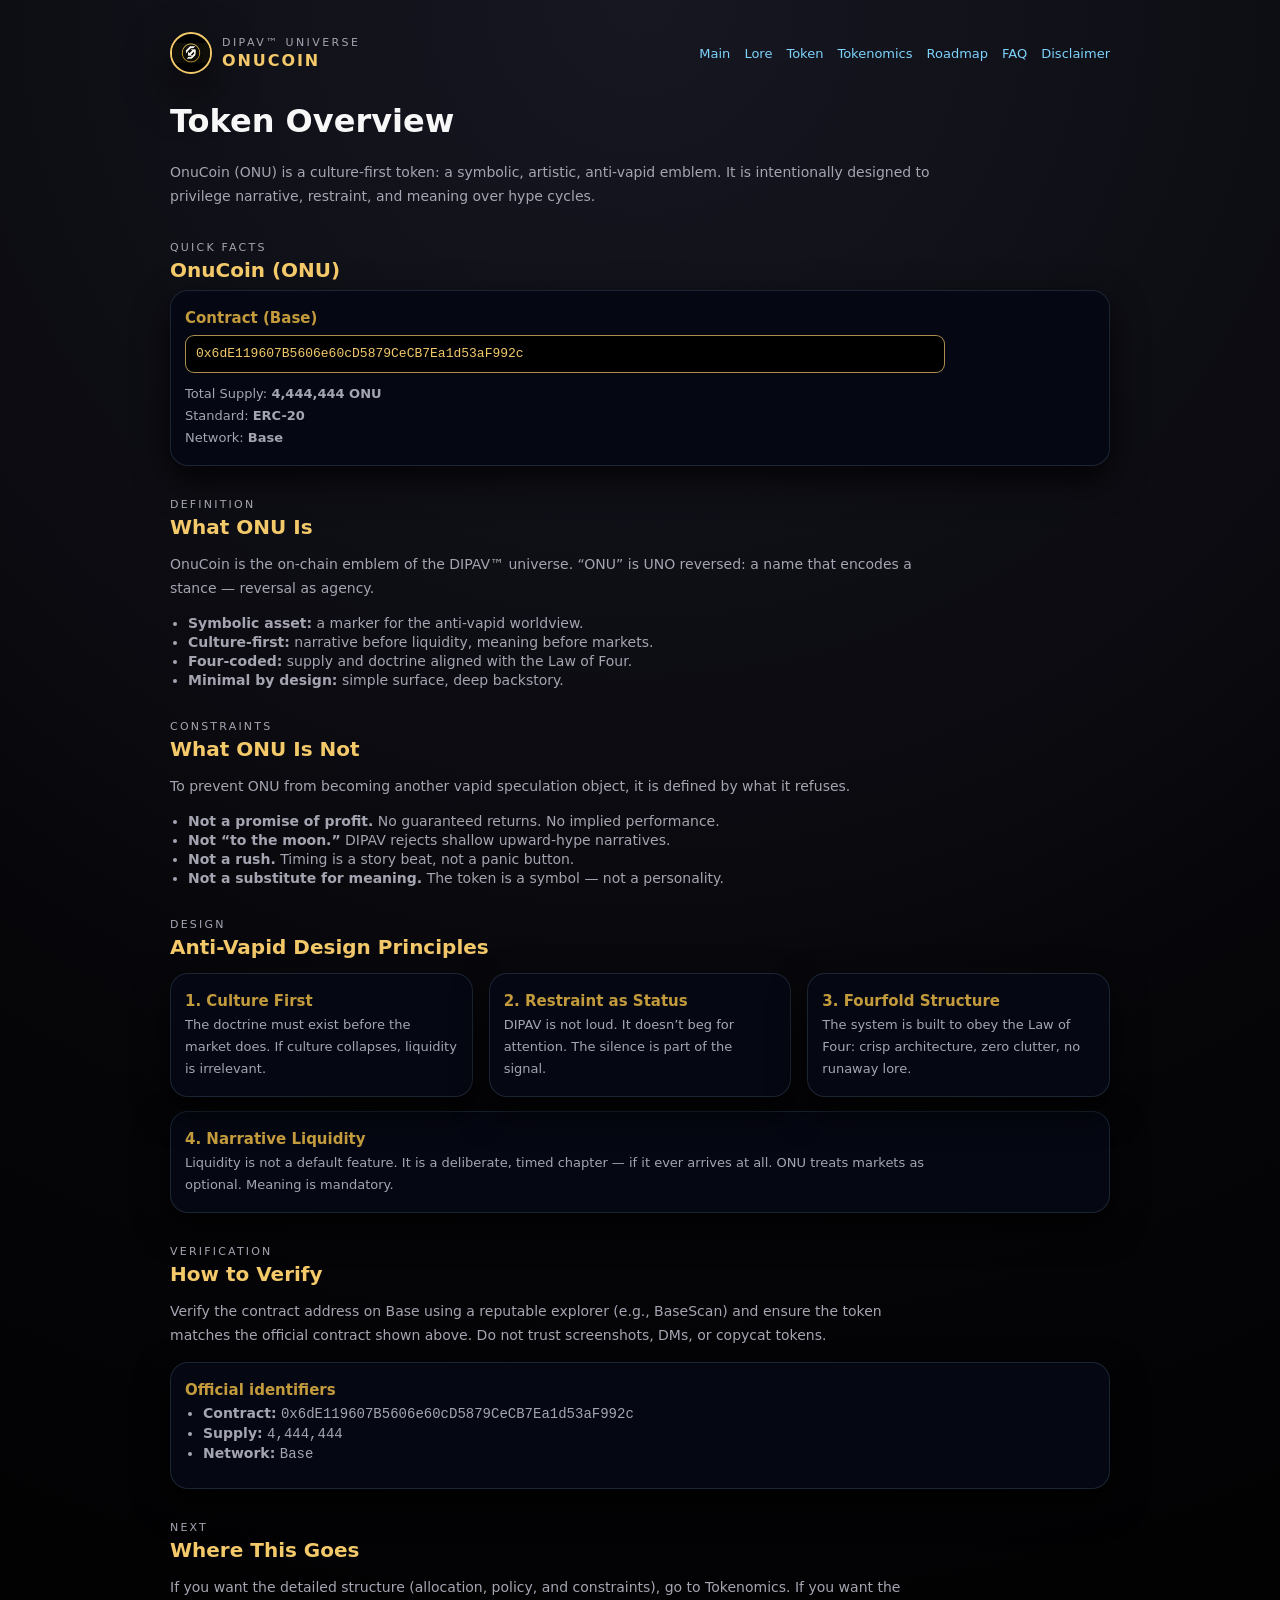
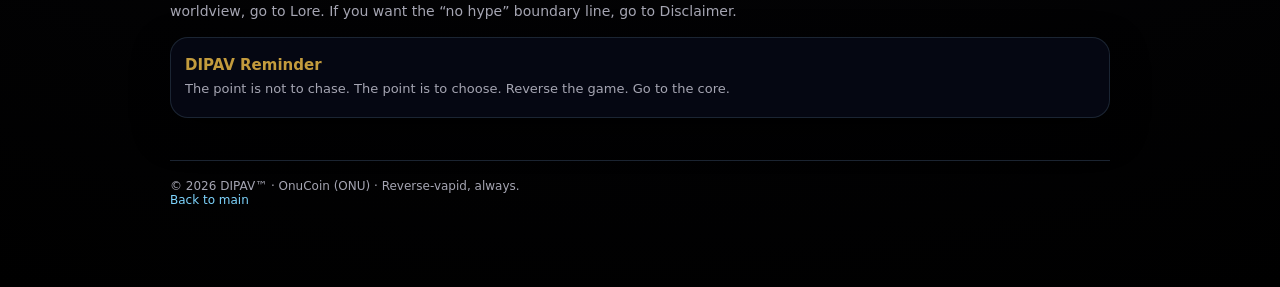
<file: token.html>
<!DOCTYPE html>
<html lang="en">
<head>
  <meta charset="UTF-8" />
  <meta name="viewport" content="width=device-width, initial-scale=1" />

  <title>Token · OnuCoin (ONU)</title>
  <meta
    name="description"
    content="OnuCoin (ONU) token overview: what it is, what it is not, contract details, supply, and the culture-first DIPAV design principles."
  />

  <link rel="stylesheet" href="/css/styles.css" />
  <link rel="icon" href="/assets/favicon.ico">
</head>

<body>
  <div class="page">
    <!-- HEADER -->
    <header>
      <div class="brand">
<div class="logo-pill">
  <img src="/assets/og.png" alt="Onu sigil" />
</div>
        <div class="brand-text">
          <span>DIPAV™ UNIVERSE</span>
          <span>ONUCOIN</span>
        </div>
      </div>

      <nav class="nav-link" aria-label="Primary">
        <a href="/index.html">Main</a>
        <a href="/lore.html">Lore</a>
        <a href="/token.html">Token</a>
        <a href="/tokenomics.html">Tokenomics</a>
        <a href="/roadmap.html">Roadmap</a>
        <a href="/faq.html">FAQ</a>
        <a href="/disclaimer.html">Disclaimer</a>
      </nav>
    </header>

    <main>
      <h1>Token Overview</h1>
      <p class="subtitle">
        OnuCoin (ONU) is a culture-first token: a symbolic, artistic, anti-vapid emblem.
        It is intentionally designed to privilege narrative, restraint, and meaning over hype cycles.
      </p>

      <!-- Quick Facts -->
      <section id="facts">
        <div class="section-label">Quick Facts</div>
        <h2>OnuCoin (ONU)</h2>

        <div class="card">
          <h3>Contract (Base)</h3>
          <p class="mono addr" style="margin: 8px 0 0;">
            0x6dE119607B5606e60cD5879CeCB7Ea1d53aF992c
          </p>
          <p style="margin-top: 10px;">
            Total Supply: <strong>4,444,444 ONU</strong><br />
            Standard: <strong>ERC-20</strong><br />
            Network: <strong>Base</strong>
          </p>
        </div>
      </section>

      <!-- What it is -->
      <section id="what-it-is">
        <div class="section-label">Definition</div>
        <h2>What ONU Is</h2>

        <p>
          OnuCoin is the on-chain emblem of the DIPAV™ universe.
          “ONU” is UNO reversed: a name that encodes a stance — reversal as agency.
        </p>

        <ul>
          <li><strong>Symbolic asset:</strong> a marker for the anti-vapid worldview.</li>
          <li><strong>Culture-first:</strong> narrative before liquidity, meaning before markets.</li>
          <li><strong>Four-coded:</strong> supply and doctrine aligned with the Law of Four.</li>
          <li><strong>Minimal by design:</strong> simple surface, deep backstory.</li>
        </ul>
      </section>

      <!-- What it is not -->
      <section id="what-it-is-not">
        <div class="section-label">Constraints</div>
        <h2>What ONU Is Not</h2>

        <p>
          To prevent ONU from becoming another vapid speculation object, it is defined by what it refuses.
        </p>

        <ul>
          <li><strong>Not a promise of profit.</strong> No guaranteed returns. No implied performance.</li>
          <li><strong>Not “to the moon.”</strong> DIPAV rejects shallow upward-hype narratives.</li>
          <li><strong>Not a rush.</strong> Timing is a story beat, not a panic button.</li>
          <li><strong>Not a substitute for meaning.</strong> The token is a symbol — not a personality.</li>
        </ul>
      </section>

      <!-- Design principles -->
      <section id="design">
        <div class="section-label">Design</div>
        <h2>Anti-Vapid Design Principles</h2>

        <div class="grid">
          <div class="card">
            <h3>1. Culture First</h3>
            <p>
              The doctrine must exist before the market does. If culture collapses, liquidity is irrelevant.
            </p>
          </div>

          <div class="card">
            <h3>2. Restraint as Status</h3>
            <p>
              DIPAV is not loud. It doesn’t beg for attention. The silence is part of the signal.
            </p>
          </div>

          <div class="card">
            <h3>3. Fourfold Structure</h3>
            <p>
              The system is built to obey the Law of Four: crisp architecture, zero clutter, no runaway lore.
            </p>
          </div>
        </div>

        <div class="card" style="margin-top:14px;">
          <h3>4. Narrative Liquidity</h3>
          <p>
            Liquidity is not a default feature. It is a deliberate, timed chapter — if it ever arrives at all.
            ONU treats markets as optional. Meaning is mandatory.
          </p>
        </div>
      </section>

      <!-- Where to verify -->
      <section id="verify">
        <div class="section-label">Verification</div>
        <h2>How to Verify</h2>

        <p>
          Verify the contract address on Base using a reputable explorer (e.g., BaseScan) and ensure the token
          matches the official contract shown above. Do not trust screenshots, DMs, or copycat tokens.
        </p>

        <div class="card">
          <h3>Official identifiers</h3>
          <ul>
            <li><strong>Contract:</strong> <span class="mono">0x6dE119607B5606e60cD5879CeCB7Ea1d53aF992c</span></li>
            <li><strong>Supply:</strong> <span class="mono">4,444,444</span></li>
            <li><strong>Network:</strong> <span class="mono">Base</span></li>
          </ul>
        </div>
      </section>

      <!-- Next -->
      <section id="next">
        <div class="section-label">Next</div>
        <h2>Where This Goes</h2>

        <p>
          If you want the detailed structure (allocation, policy, and constraints), go to
          <a href="/tokenomics.html">Tokenomics</a>.
          If you want the worldview, go to <a href="/lore.html">Lore</a>.
          If you want the “no hype” boundary line, go to <a href="/disclaimer.html">Disclaimer</a>.
        </p>

        <div class="card" style="margin-top:14px;">
          <h3>DIPAV Reminder</h3>
          <p>
            The point is not to chase. The point is to choose. Reverse the game. Go to the core.
          </p>
        </div>
      </section>
    </main>

    <footer>
      © <span id="year"></span> DIPAV™ · OnuCoin (ONU) · Reverse-vapid, always.
      <br />
      <a href="/index.html">Back to main</a>
    </footer>
  </div>

  <script src="/js/main.js" defer></script>
</body>
</html>
</file>
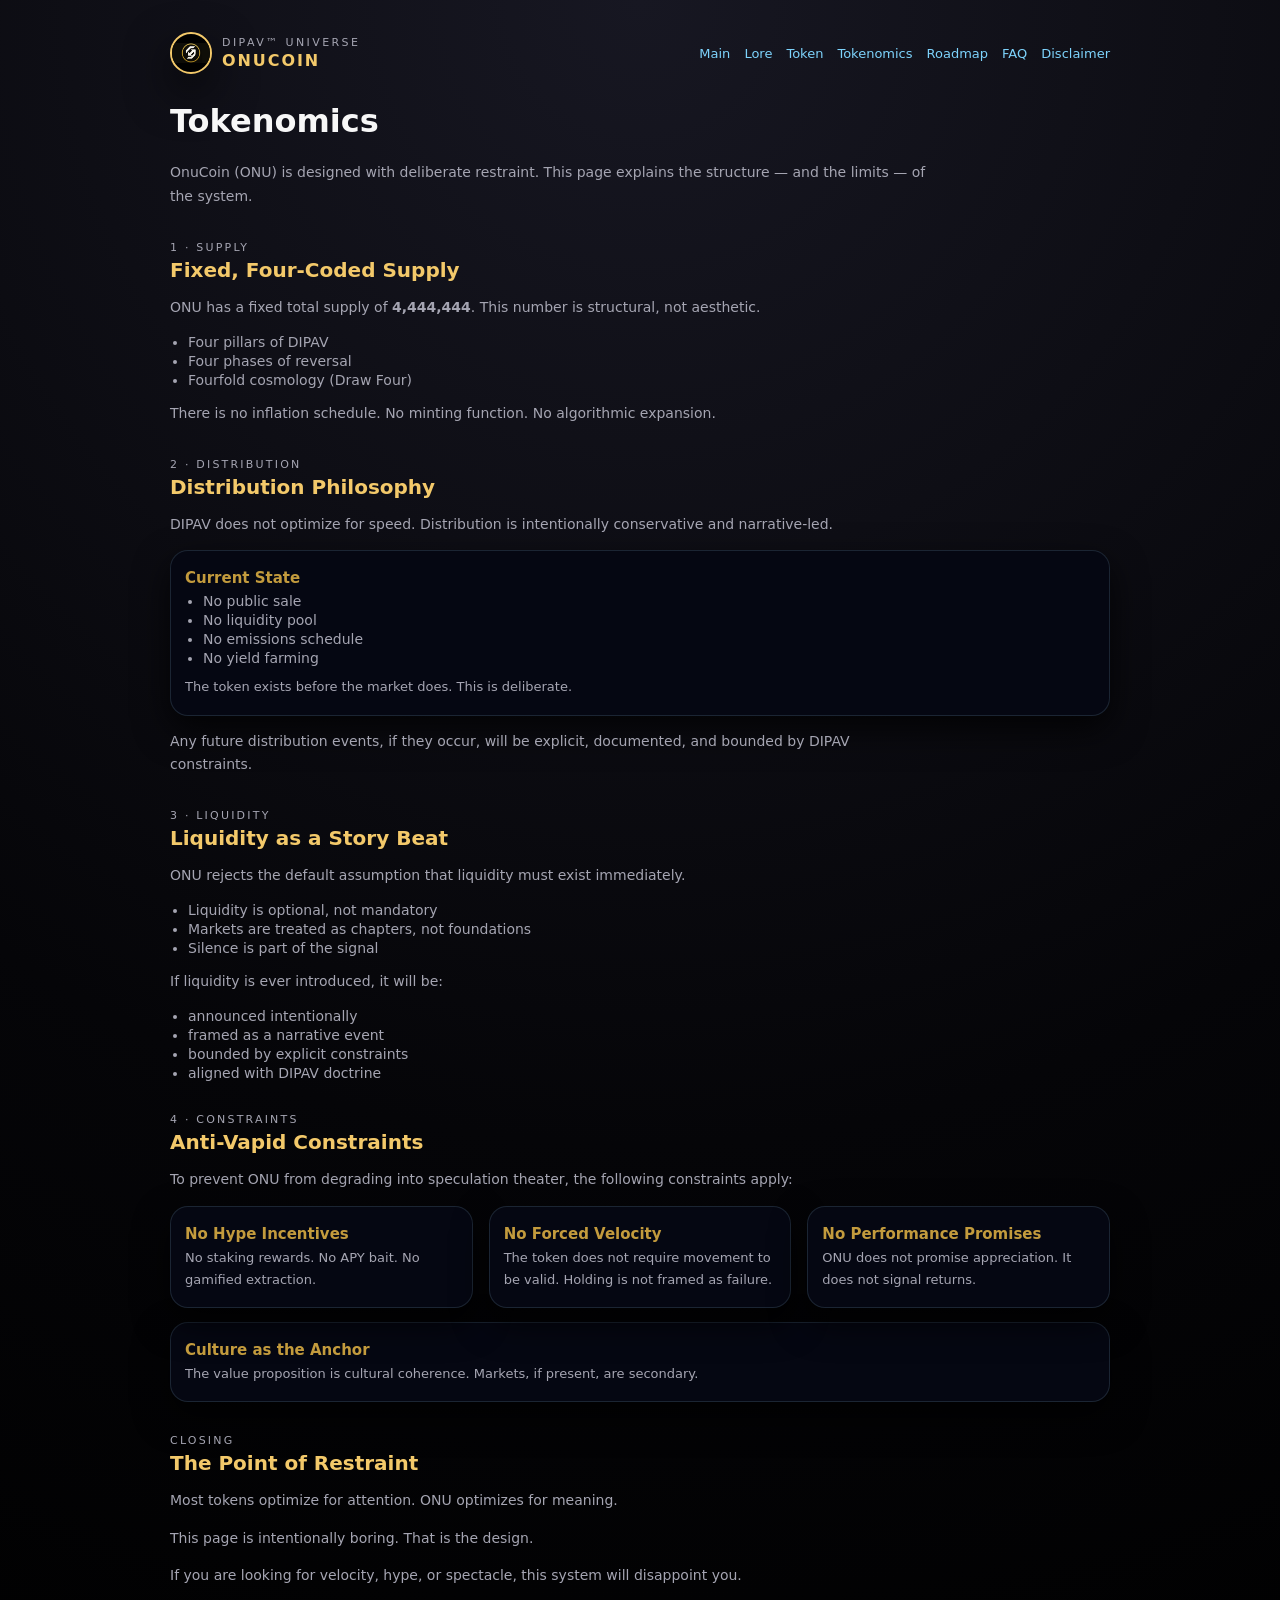
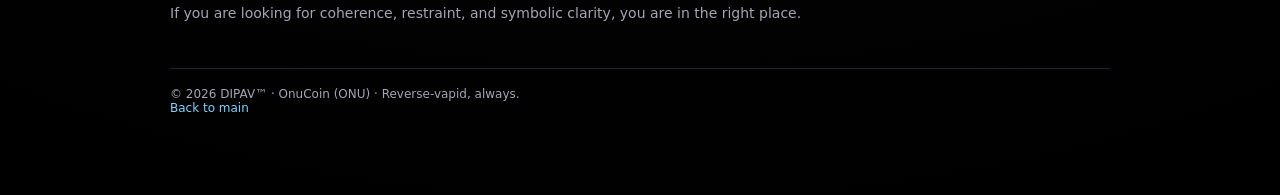
<file: tokenomics.html>
<!DOCTYPE html>
<html lang="en">
<head>
  <meta charset="UTF-8" />
  <meta name="viewport" content="width=device-width, initial-scale=1" />

  <title>Tokenomics · OnuCoin (ONU)</title>
  <meta
    name="description"
    content="OnuCoin (ONU) tokenomics: supply, structure, constraints, and culture-first design under the DIPAV anti-vapid doctrine."
  />

  <link rel="stylesheet" href="/css/styles.css" />
  <link rel="icon" href="/assets/favicon.ico">
</head>

<body>
  <div class="page">
    <!-- HEADER -->
    <header>
      <div class="brand">
<div class="logo-pill">
  <img src="/assets/og.png" alt="Onu sigil" />
</div>
        <div class="brand-text">
          <span>DIPAV™ UNIVERSE</span>
          <span>ONUCOIN</span>
        </div>
      </div>

      <nav class="nav-link" aria-label="Primary">
        <a href="/index.html">Main</a>
        <a href="/lore.html">Lore</a>
        <a href="/token.html">Token</a>
        <a href="/tokenomics.html">Tokenomics</a>
        <a href="/roadmap.html">Roadmap</a>
        <a href="/faq.html">FAQ</a>
        <a href="/disclaimer.html">Disclaimer</a>
      </nav>
    </header>

    <main>
      <h1>Tokenomics</h1>
      <p class="subtitle">
        OnuCoin (ONU) is designed with deliberate restraint.
        This page explains the structure — and the limits — of the system.
      </p>

      <!-- 1 · Supply -->
      <section id="supply">
        <div class="section-label">1 · Supply</div>
        <h2>Fixed, Four-Coded Supply</h2>

        <p>
          ONU has a fixed total supply of <strong>4,444,444</strong>.
          This number is structural, not aesthetic.
        </p>

        <ul>
          <li>Four pillars of DIPAV</li>
          <li>Four phases of reversal</li>
          <li>Fourfold cosmology (Draw Four)</li>
        </ul>

        <p>
          There is no inflation schedule.
          No minting function.
          No algorithmic expansion.
        </p>
      </section>

      <!-- 2 · Distribution -->
      <section id="distribution">
        <div class="section-label">2 · Distribution</div>
        <h2>Distribution Philosophy</h2>

        <p>
          DIPAV does not optimize for speed.
          Distribution is intentionally conservative and narrative-led.
        </p>

        <div class="card">
          <h3>Current State</h3>
          <ul>
            <li>No public sale</li>
            <li>No liquidity pool</li>
            <li>No emissions schedule</li>
            <li>No yield farming</li>
          </ul>
          <p>
            The token exists before the market does.
            This is deliberate.
          </p>
        </div>

        <p>
          Any future distribution events, if they occur,
          will be explicit, documented, and bounded by DIPAV constraints.
        </p>
      </section>

      <!-- 3 · Liquidity -->
      <section id="liquidity">
        <div class="section-label">3 · Liquidity</div>
        <h2>Liquidity as a Story Beat</h2>

        <p>
          ONU rejects the default assumption that liquidity must exist immediately.
        </p>

        <ul>
          <li>Liquidity is optional, not mandatory</li>
          <li>Markets are treated as chapters, not foundations</li>
          <li>Silence is part of the signal</li>
        </ul>

        <p>
          If liquidity is ever introduced, it will be:
        </p>

        <ul>
          <li>announced intentionally</li>
          <li>framed as a narrative event</li>
          <li>bounded by explicit constraints</li>
          <li>aligned with DIPAV doctrine</li>
        </ul>
      </section>

      <!-- 4 · Constraints -->
      <section id="constraints">
        <div class="section-label">4 · Constraints</div>
        <h2>Anti-Vapid Constraints</h2>

        <p>
          To prevent ONU from degrading into speculation theater,
          the following constraints apply:
        </p>

        <div class="grid">
          <div class="card">
            <h3>No Hype Incentives</h3>
            <p>
              No staking rewards.
              No APY bait.
              No gamified extraction.
            </p>
          </div>

          <div class="card">
            <h3>No Forced Velocity</h3>
            <p>
              The token does not require movement to be valid.
              Holding is not framed as failure.
            </p>
          </div>

          <div class="card">
            <h3>No Performance Promises</h3>
            <p>
              ONU does not promise appreciation.
              It does not signal returns.
            </p>
          </div>
        </div>

        <div class="card" style="margin-top:14px;">
          <h3>Culture as the Anchor</h3>
          <p>
            The value proposition is cultural coherence.
            Markets, if present, are secondary.
          </p>
        </div>
      </section>

      <!-- Closing -->
      <section id="closing">
        <div class="section-label">Closing</div>
        <h2>The Point of Restraint</h2>

        <p>
          Most tokens optimize for attention.
          ONU optimizes for meaning.
        </p>

        <p>
          This page is intentionally boring.
          That is the design.
        </p>

        <p>
          If you are looking for velocity, hype, or spectacle,
          this system will disappoint you.
        </p>

        <p>
          If you are looking for coherence, restraint, and symbolic clarity,
          you are in the right place.
        </p>
      </section>
    </main>

    <footer>
      © <span id="year"></span> DIPAV™ · OnuCoin (ONU) · Reverse-vapid, always.
      <br />
      <a href="/index.html">Back to main</a>
    </footer>
  </div>

  <script src="/js/main.js" defer></script>
</body>
</html>
</file>
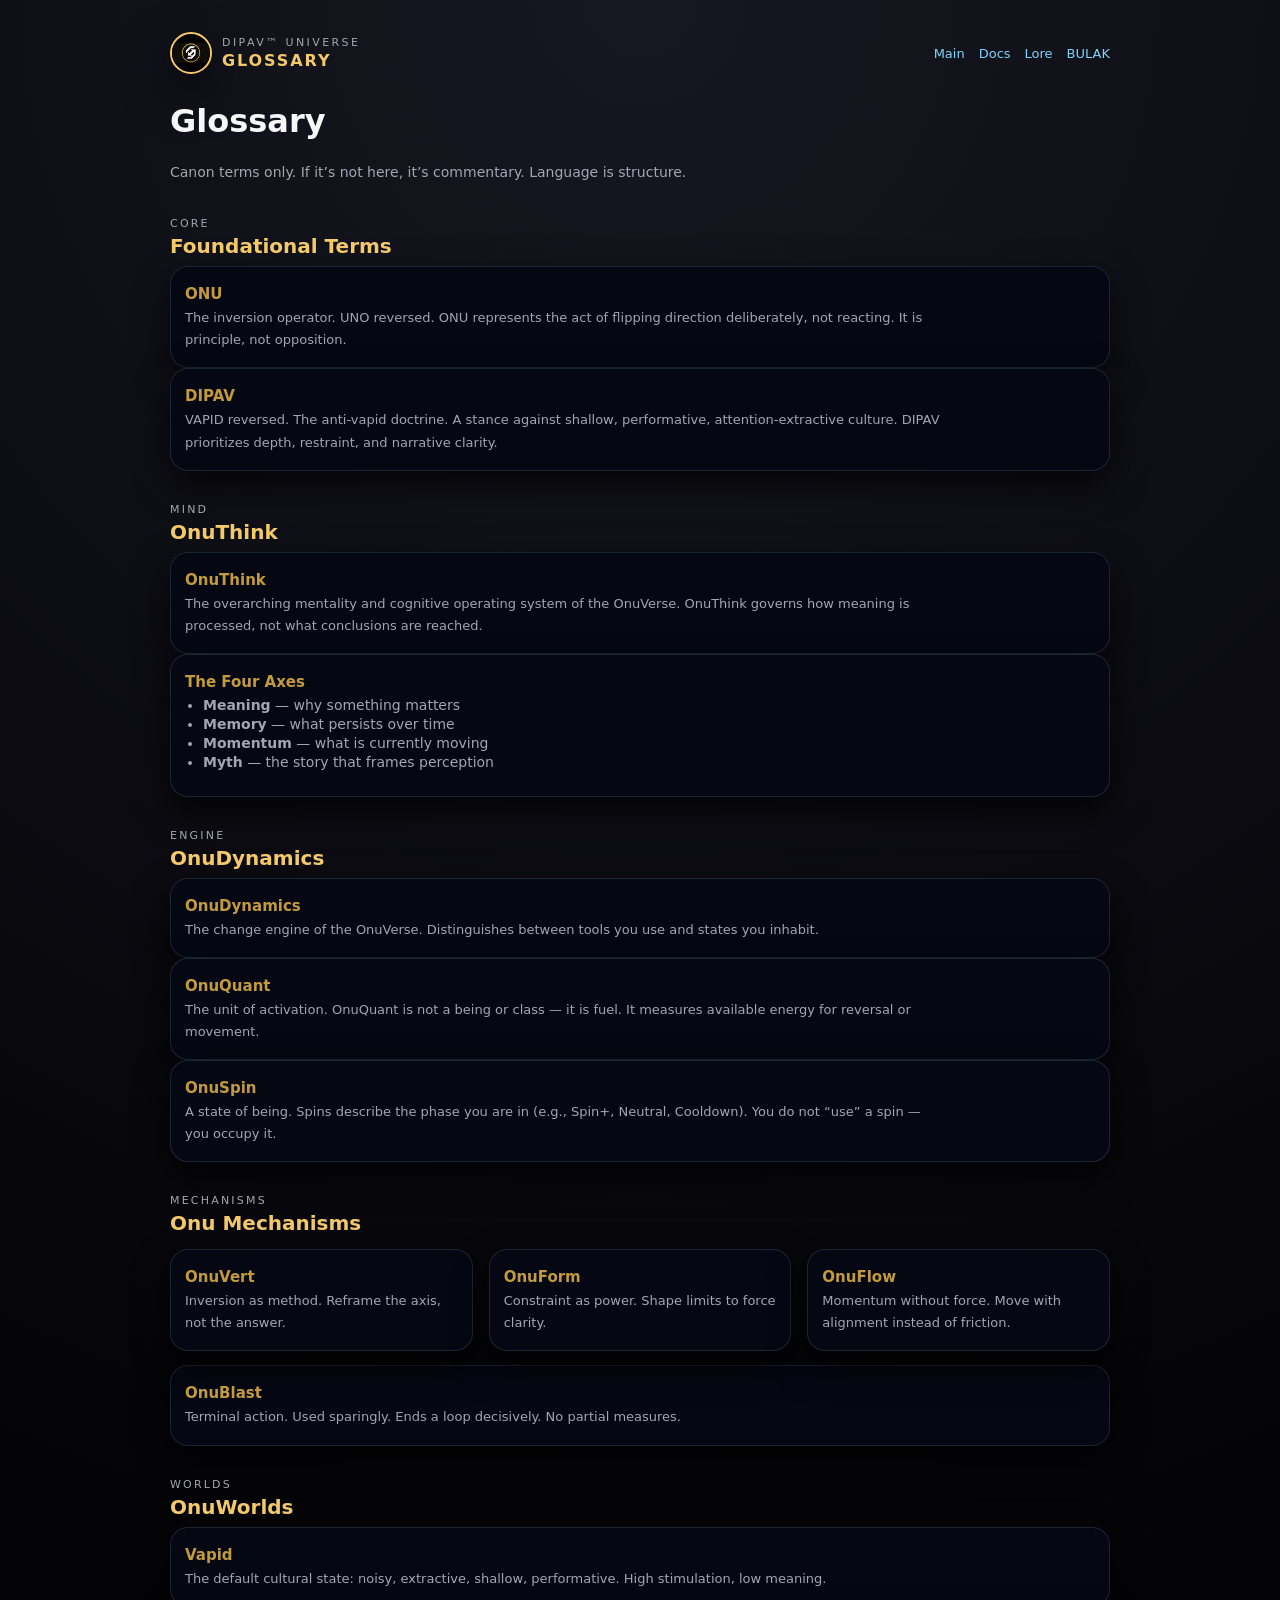
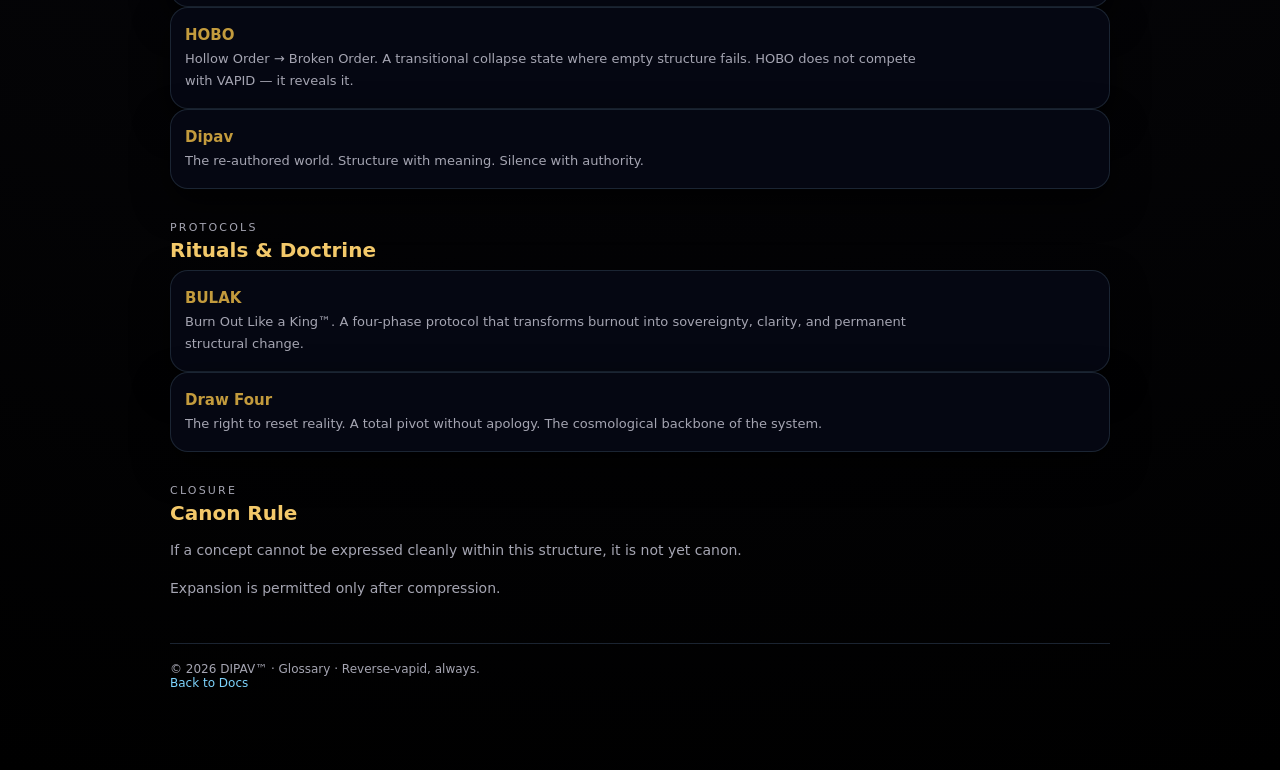
<file: docs/glossary.html>
<!DOCTYPE html>
<html lang="en">
<head>
  <meta charset="UTF-8" />
  <meta name="viewport" content="width=device-width, initial-scale=1" />

  <title>Glossary · OnuBook · DIPAV</title>
  <meta
    name="description"
    content="Glossary of the OnuVerse: ONU, DIPAV, OnuThink, OnuDynamics, OnuQuant, OnuSpin, BULAK, HOBO, and the fourfold canon."
  />

  <link rel="icon" href="/assets/favicon.ico" />
  <link rel="stylesheet" href="/css/styles.css" />
</head>

<body>
  <div class="page">
    <!-- HEADER -->
    <header>
      <div class="brand">
<div class="logo-pill">
  <img src="/assets/og.png" alt="Onu sigil" />
</div>
        <div class="brand-text">
          <span>DIPAV™ UNIVERSE</span>
          <span>GLOSSARY</span>
        </div>
      </div>

      <nav class="nav-link" aria-label="Primary">
        <a href="/index.html">Main</a>
        <a href="/docs/index.html">Docs</a>
        <a href="/lore.html">Lore</a>
        <a href="/bulak.html">BULAK</a>
      </nav>
    </header>

    <main>
      <h1>Glossary</h1>
      <p class="subtitle">
        Canon terms only. If it’s not here, it’s commentary.
        Language is structure.
      </p>

      <!-- CORE -->
      <section id="core">
        <div class="section-label">Core</div>
        <h2>Foundational Terms</h2>

        <div class="card">
          <h3>ONU</h3>
          <p>
            The inversion operator. UNO reversed.
            ONU represents the act of flipping direction deliberately, not reacting.
            It is principle, not opposition.
          </p>
        </div>

        <div class="card">
          <h3>DIPAV</h3>
          <p>
            VAPID reversed. The anti-vapid doctrine.
            A stance against shallow, performative, attention-extractive culture.
            DIPAV prioritizes depth, restraint, and narrative clarity.
          </p>
        </div>
      </section>

      <!-- THINK -->
      <section id="think">
        <div class="section-label">Mind</div>
        <h2>OnuThink</h2>

        <div class="card">
          <h3>OnuThink</h3>
          <p>
            The overarching mentality and cognitive operating system of the OnuVerse.
            OnuThink governs how meaning is processed, not what conclusions are reached.
          </p>
        </div>

        <div class="card">
          <h3>The Four Axes</h3>
          <ul>
            <li><strong>Meaning</strong> — why something matters</li>
            <li><strong>Memory</strong> — what persists over time</li>
            <li><strong>Momentum</strong> — what is currently moving</li>
            <li><strong>Myth</strong> — the story that frames perception</li>
          </ul>
        </div>
      </section>

      <!-- DYNAMICS -->
      <section id="dynamics">
        <div class="section-label">Engine</div>
        <h2>OnuDynamics</h2>

        <div class="card">
          <h3>OnuDynamics</h3>
          <p>
            The change engine of the OnuVerse.
            Distinguishes between tools you use and states you inhabit.
          </p>
        </div>

        <div class="card">
          <h3>OnuQuant</h3>
          <p>
            The unit of activation.
            OnuQuant is not a being or class — it is fuel.
            It measures available energy for reversal or movement.
          </p>
        </div>

        <div class="card">
          <h3>OnuSpin</h3>
          <p>
            A state of being.
            Spins describe the phase you are in (e.g., Spin+, Neutral, Cooldown).
            You do not “use” a spin — you occupy it.
          </p>
        </div>
      </section>

      <!-- MECHANISMS -->
      <section id="mechanisms">
        <div class="section-label">Mechanisms</div>
        <h2>Onu Mechanisms</h2>

        <div class="grid">
          <div class="card">
            <h3>OnuVert</h3>
            <p>
              Inversion as method.
              Reframe the axis, not the answer.
            </p>
          </div>

          <div class="card">
            <h3>OnuForm</h3>
            <p>
              Constraint as power.
              Shape limits to force clarity.
            </p>
          </div>

          <div class="card">
            <h3>OnuFlow</h3>
            <p>
              Momentum without force.
              Move with alignment instead of friction.
            </p>
          </div>
        </div>

        <div class="card" style="margin-top:14px;">
          <h3>OnuBlast</h3>
          <p>
            Terminal action.
            Used sparingly. Ends a loop decisively.
            No partial measures.
          </p>
        </div>
      </section>

      <!-- WORLDS -->
      <section id="worlds">
        <div class="section-label">Worlds</div>
        <h2>OnuWorlds</h2>

        <div class="card">
          <h3>Vapid</h3>
          <p>
            The default cultural state: noisy, extractive, shallow, performative.
            High stimulation, low meaning.
          </p>
        </div>

        <div class="card">
          <h3>HOBO</h3>
          <p>
            Hollow Order → Broken Order.
            A transitional collapse state where empty structure fails.
            HOBO does not compete with VAPID — it reveals it.
          </p>
        </div>

        <div class="card">
          <h3>Dipav</h3>
          <p>
            The re-authored world.
            Structure with meaning.
            Silence with authority.
          </p>
        </div>
      </section>

      <!-- PROTOCOLS -->
      <section id="protocols">
        <div class="section-label">Protocols</div>
        <h2>Rituals & Doctrine</h2>

        <div class="card">
          <h3>BULAK</h3>
          <p>
            Burn Out Like a King™.
            A four-phase protocol that transforms burnout into sovereignty,
            clarity, and permanent structural change.
          </p>
        </div>

        <div class="card">
          <h3>Draw Four</h3>
          <p>
            The right to reset reality.
            A total pivot without apology.
            The cosmological backbone of the system.
          </p>
        </div>
      </section>

      <!-- CLOSING -->
      <section id="closing">
        <div class="section-label">Closure</div>
        <h2>Canon Rule</h2>
        <p>
          If a concept cannot be expressed cleanly within this structure,
          it is not yet canon.
        </p>
        <p>
          Expansion is permitted only after compression.
        </p>
      </section>
    </main>

    <footer>
      © <span id="year"></span> DIPAV™ · Glossary · Reverse-vapid, always.
      <br />
      <a href="/docs/index.html">Back to Docs</a>
    </footer>
  </div>

  <script src="/js/main.js" defer></script>
</body>
</html>
</file>
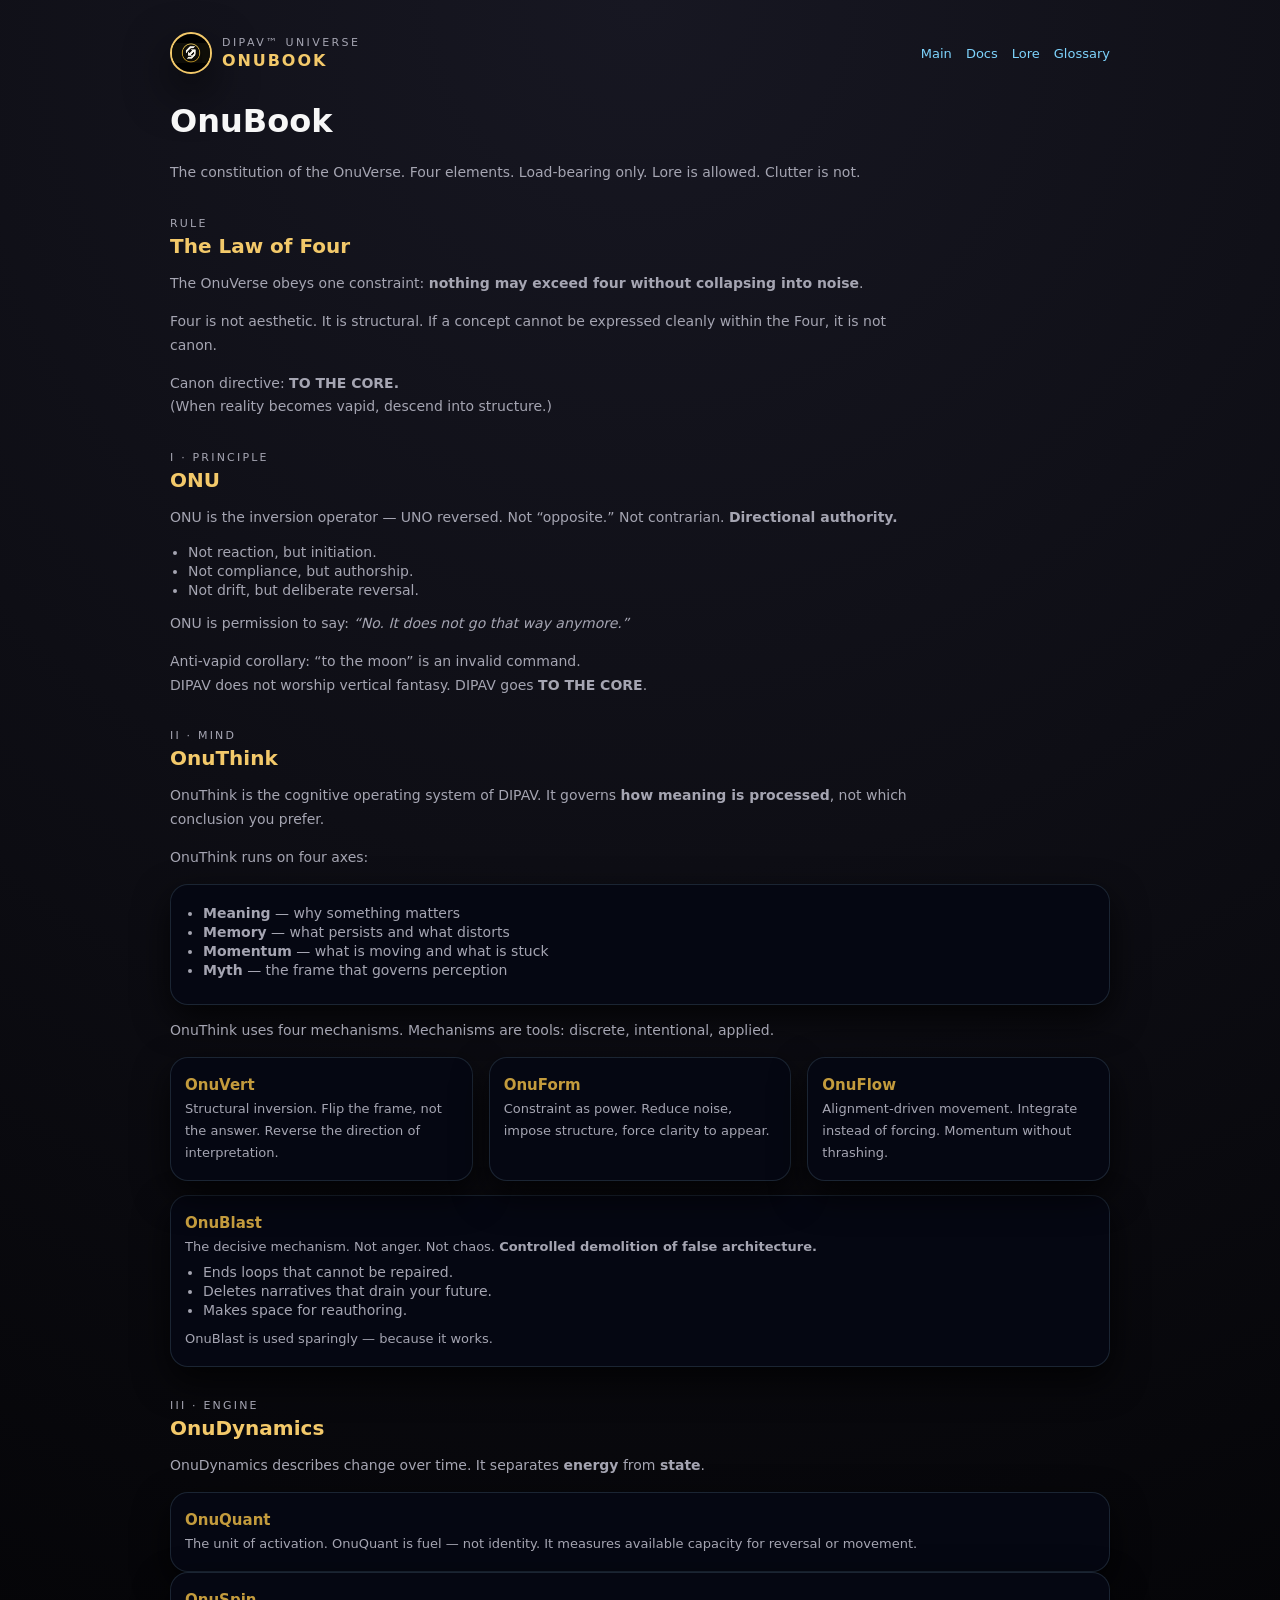
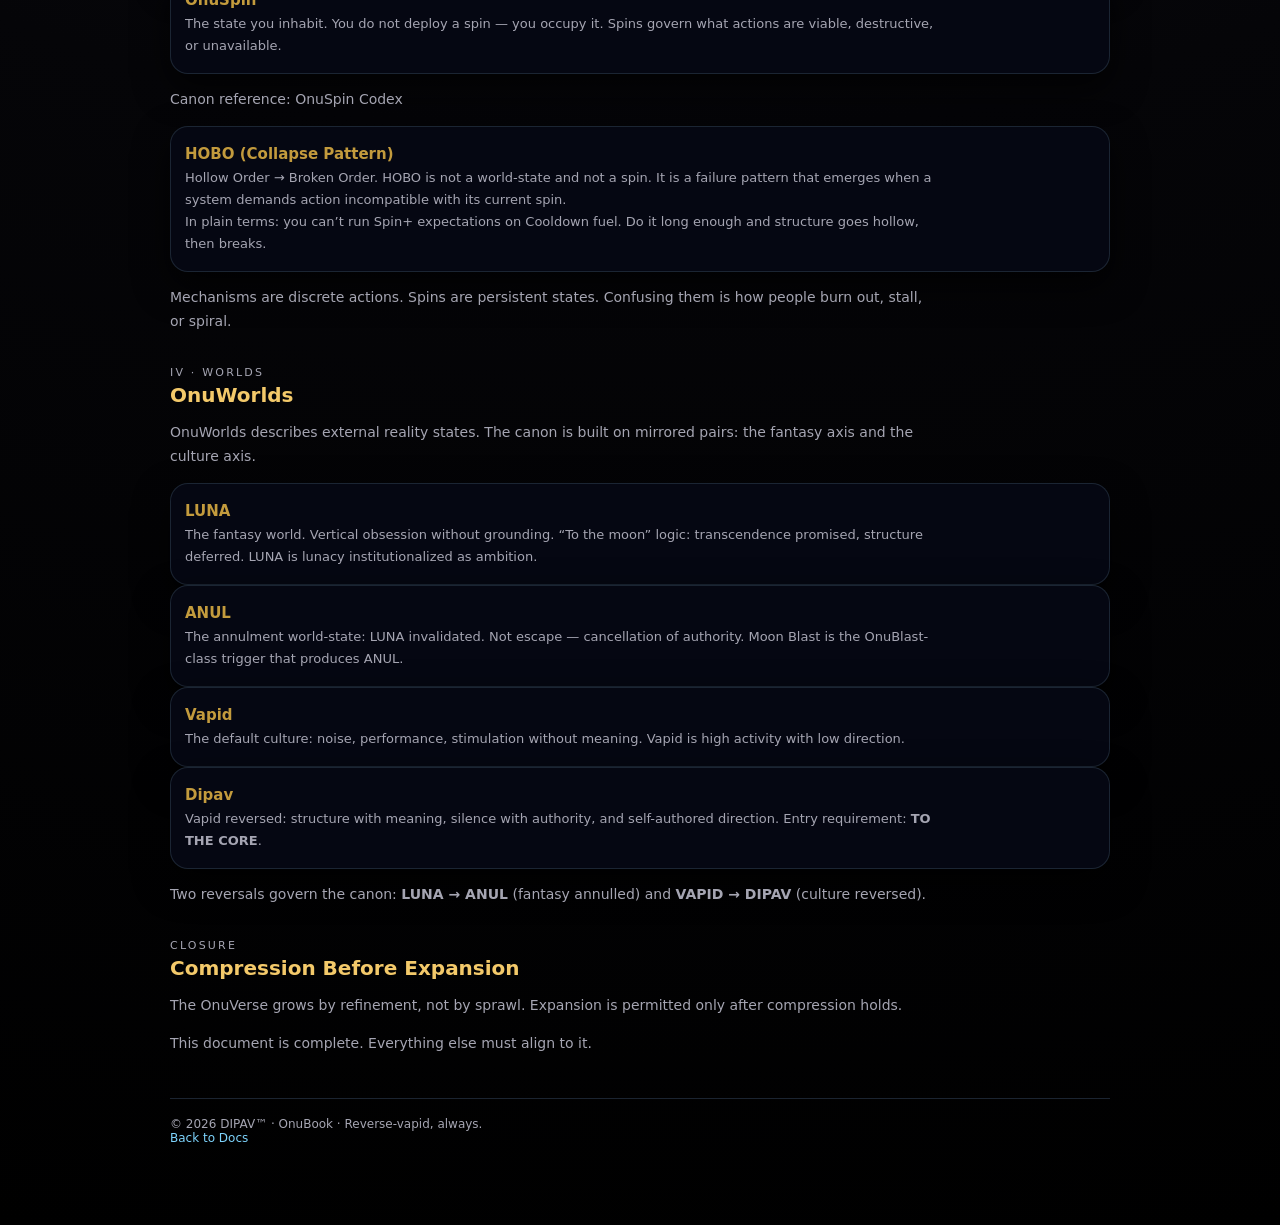
<file: docs/onubook.html>
<!DOCTYPE html>
<html lang="en">
<head>
  <meta charset="UTF-8" />
  <meta name="viewport" content="width=device-width, initial-scale=1" />

  <title>OnuBook · The Fourfold Canon · DIPAV</title>
  <meta
    name="description"
    content="OnuBook is the fourfold canon of the OnuVerse: ONU, OnuThink, OnuDynamics, and OnuWorlds. Compression before expansion."
  />

  <link rel="icon" href="/assets/favicon.ico" />
  <link rel="stylesheet" href="/css/styles.css" />
</head>

<body>
  <div class="page">
    <!-- HEADER -->
    <header>
      <div class="brand">
<div class="logo-pill">
  <img src="/assets/og.png" alt="Onu sigil" />
</div>
        <div class="brand-text">
          <span>DIPAV™ UNIVERSE</span>
          <span>ONUBOOK</span>
        </div>
      </div>

      <nav class="nav-link" aria-label="Primary">
        <a href="/index.html">Main</a>
        <a href="/docs/index.html">Docs</a>
        <a href="/lore.html">Lore</a>
        <a href="/docs/glossary.html">Glossary</a>
      </nav>
    </header>

    <main>
      <h1>OnuBook</h1>
      <p class="subtitle">
        The constitution of the OnuVerse. Four elements. Load-bearing only.
        Lore is allowed. Clutter is not.
      </p>

      <!-- RULE -->
      <section id="rule">
        <div class="section-label">Rule</div>
        <h2>The Law of Four</h2>

        <p>
          The OnuVerse obeys one constraint:
          <strong>nothing may exceed four without collapsing into noise</strong>.
        </p>

        <p>
          Four is not aesthetic. It is structural.
          If a concept cannot be expressed cleanly within the Four, it is not canon.
        </p>

        <p class="quote">
          Canon directive: <strong>TO THE CORE.</strong><br />
          (When reality becomes vapid, descend into structure.)
        </p>
      </section>

      <!-- I · Principle -->
      <section id="onu">
        <div class="section-label">I · Principle</div>
        <h2>ONU</h2>

        <p>
          ONU is the inversion operator — UNO reversed.
          Not “opposite.” Not contrarian. <strong>Directional authority.</strong>
        </p>

        <ul>
          <li>Not reaction, but initiation.</li>
          <li>Not compliance, but authorship.</li>
          <li>Not drift, but deliberate reversal.</li>
        </ul>

        <p>
          ONU is permission to say:
          <em>“No. It does not go that way anymore.”</em>
        </p>

        <p class="quote">
          Anti-vapid corollary: “to the moon” is an invalid command.<br />
          DIPAV does not worship vertical fantasy. DIPAV goes <strong>TO THE CORE</strong>.
        </p>
      </section>

      <!-- II · Mind -->
      <section id="onuthink">
        <div class="section-label">II · Mind</div>
        <h2>OnuThink</h2>

        <p>
          OnuThink is the cognitive operating system of DIPAV.
          It governs <strong>how meaning is processed</strong>, not which conclusion you prefer.
        </p>

        <p>OnuThink runs on four axes:</p>

        <div class="card">
          <ul>
            <li><strong>Meaning</strong> — why something matters</li>
            <li><strong>Memory</strong> — what persists and what distorts</li>
            <li><strong>Momentum</strong> — what is moving and what is stuck</li>
            <li><strong>Myth</strong> — the frame that governs perception</li>
          </ul>
        </div>

        <p>
          OnuThink uses four mechanisms. Mechanisms are tools: discrete, intentional, applied.
        </p>

        <div class="grid">
          <div class="card">
            <h3>OnuVert</h3>
            <p>
              Structural inversion. Flip the frame, not the answer.
              Reverse the direction of interpretation.
            </p>
          </div>

          <div class="card">
            <h3>OnuForm</h3>
            <p>
              Constraint as power. Reduce noise, impose structure,
              force clarity to appear.
            </p>
          </div>

          <div class="card">
            <h3>OnuFlow</h3>
            <p>
              Alignment-driven movement.
              Integrate instead of forcing.
              Momentum without thrashing.
            </p>
          </div>
        </div>

        <div class="card" style="margin-top:14px;">
          <h3>OnuBlast</h3>
          <p>
            The decisive mechanism.
            Not anger. Not chaos. <strong>Controlled demolition of false architecture.</strong>
          </p>
          <ul>
            <li>Ends loops that cannot be repaired.</li>
            <li>Deletes narratives that drain your future.</li>
            <li>Makes space for reauthoring.</li>
          </ul>
          <p>
            OnuBlast is used sparingly — because it works.
          </p>
        </div>
      </section>

      <!-- III · Engine -->
      <section id="onudynamics">
        <div class="section-label">III · Engine</div>
        <h2>OnuDynamics</h2>

        <p>
          OnuDynamics describes change over time.
          It separates <strong>energy</strong> from <strong>state</strong>.
        </p>

        <div class="card">
          <h3>OnuQuant</h3>
          <p>
            The unit of activation. OnuQuant is fuel — not identity.
            It measures available capacity for reversal or movement.
          </p>
        </div>

        <div class="card">
          <h3>OnuSpin</h3>
          <p>
            The state you inhabit. You do not deploy a spin — you occupy it.
            Spins govern what actions are viable, destructive, or unavailable.
          </p>
        </div>

        <p class="quote">
          Canon reference:
          <a href="/docs/onuspins.html">OnuSpin Codex</a>
        </p>

        <div class="card">
          <h3>HOBO (Collapse Pattern)</h3>
          <p>
            Hollow Order → Broken Order. HOBO is not a world-state and not a spin.
            It is a failure pattern that emerges when a system demands action incompatible with its current spin.
          </p>
          <p>
            In plain terms: you can’t run Spin+ expectations on Cooldown fuel.
            Do it long enough and structure goes hollow, then breaks.
          </p>
        </div>

        <p>
          Mechanisms are discrete actions. Spins are persistent states.
          Confusing them is how people burn out, stall, or spiral.
        </p>
      </section>

      <!-- IV · Worlds -->
      <section id="onuworlds">
        <div class="section-label">IV · Worlds</div>
        <h2>OnuWorlds</h2>

        <p>
          OnuWorlds describes external reality states. The canon is built on mirrored pairs:
          the fantasy axis and the culture axis.
        </p>

        <div class="card">
          <h3>LUNA</h3>
          <p>
            The fantasy world. Vertical obsession without grounding.
            “To the moon” logic: transcendence promised, structure deferred.
            LUNA is lunacy institutionalized as ambition.
          </p>
        </div>

        <div class="card">
          <h3>ANUL</h3>
          <p>
            The annulment world-state: LUNA invalidated.
            Not escape — cancellation of authority.
            Moon Blast is the OnuBlast-class trigger that produces ANUL.
          </p>
        </div>

        <div class="card">
          <h3>Vapid</h3>
          <p>
            The default culture: noise, performance, stimulation without meaning.
            Vapid is high activity with low direction.
          </p>
        </div>

        <div class="card">
          <h3>Dipav</h3>
          <p>
            Vapid reversed: structure with meaning, silence with authority, and self-authored direction.
            Entry requirement: <strong>TO THE CORE</strong>.
          </p>
        </div>

        <p class="quote">
          Two reversals govern the canon:
          <strong>LUNA → ANUL</strong> (fantasy annulled) and
          <strong>VAPID → DIPAV</strong> (culture reversed).
        </p>
      </section>

      <!-- CLOSE -->
      <section id="close">
        <div class="section-label">Closure</div>
        <h2>Compression Before Expansion</h2>

        <p>
          The OnuVerse grows by refinement, not by sprawl.
          Expansion is permitted only after compression holds.
        </p>

        <p>
          This document is complete.
          Everything else must align to it.
        </p>
      </section>
    </main>

    <footer>
      © <span id="year"></span> DIPAV™ · OnuBook · Reverse-vapid, always.
      <br />
      <a href="/docs/index.html">Back to Docs</a>
    </footer>
  </div>

  <script src="/js/main.js" defer></script>
</body>
</html>
</file>
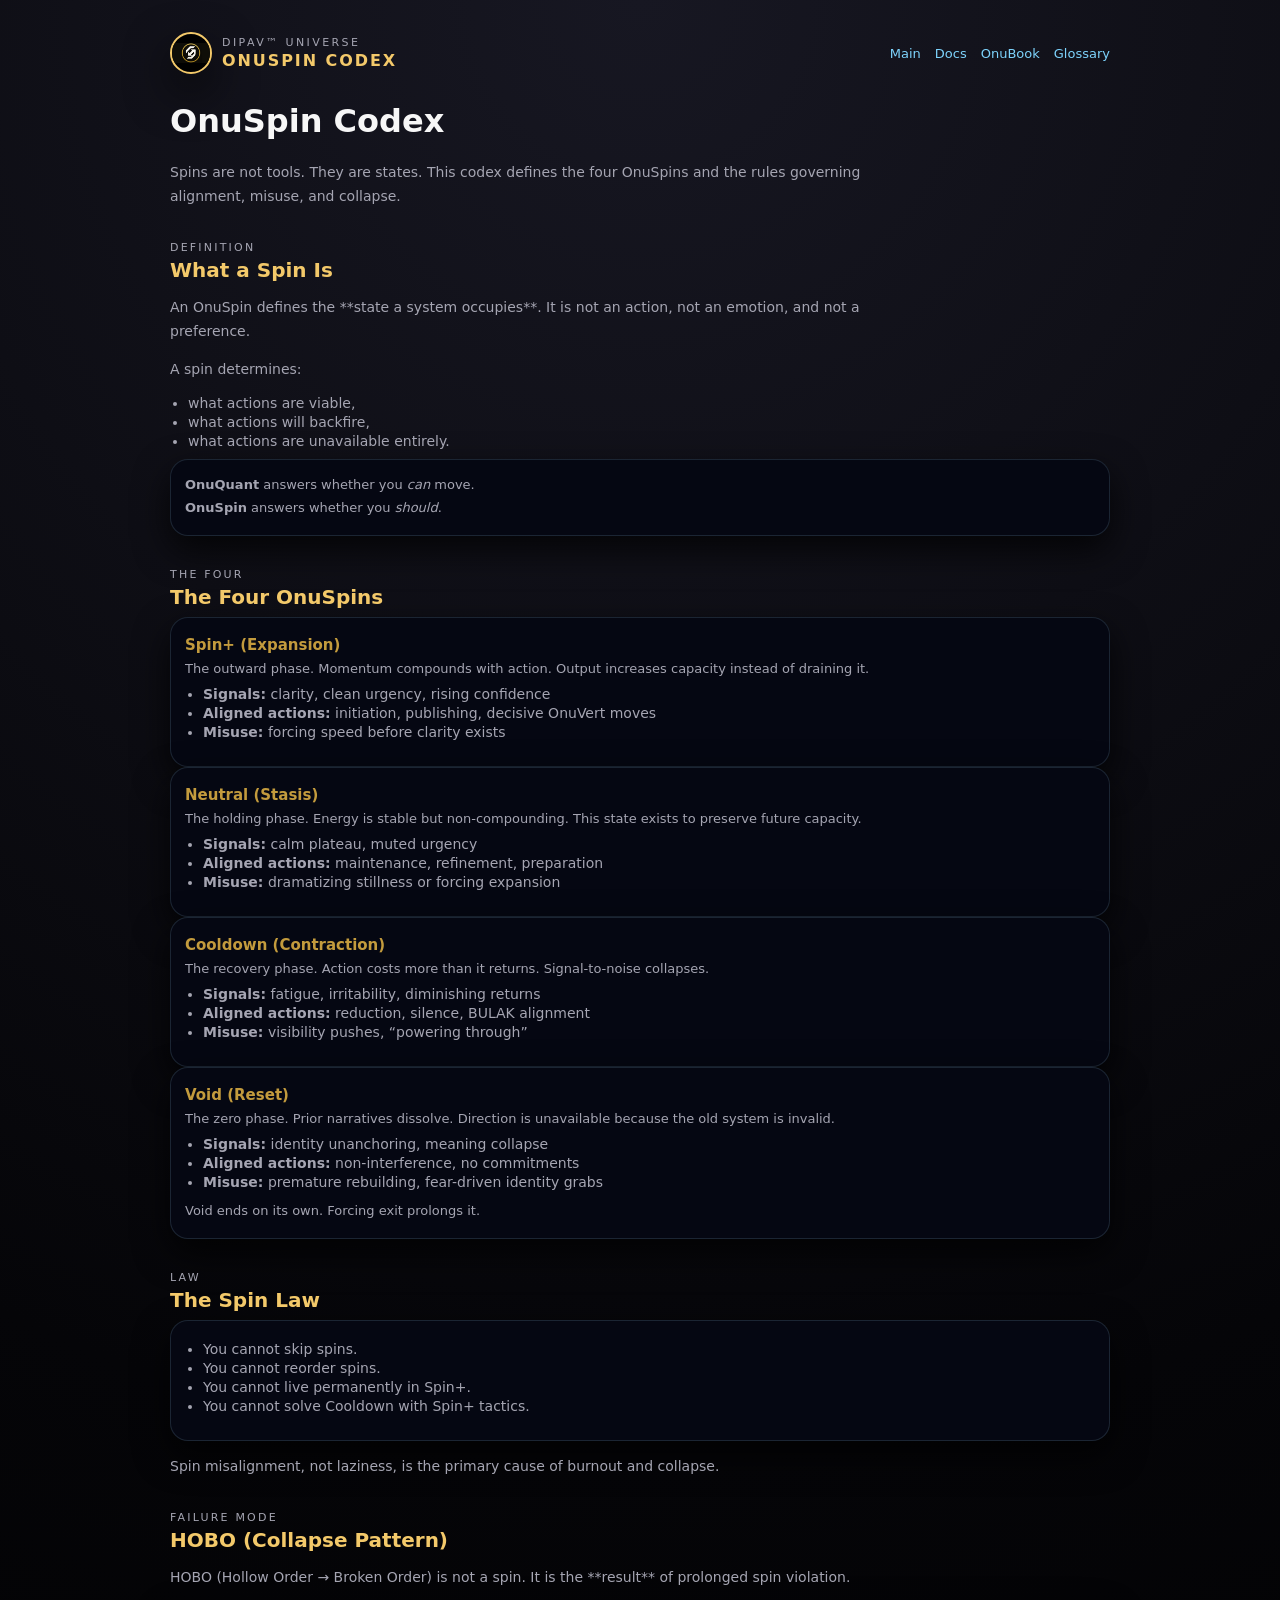
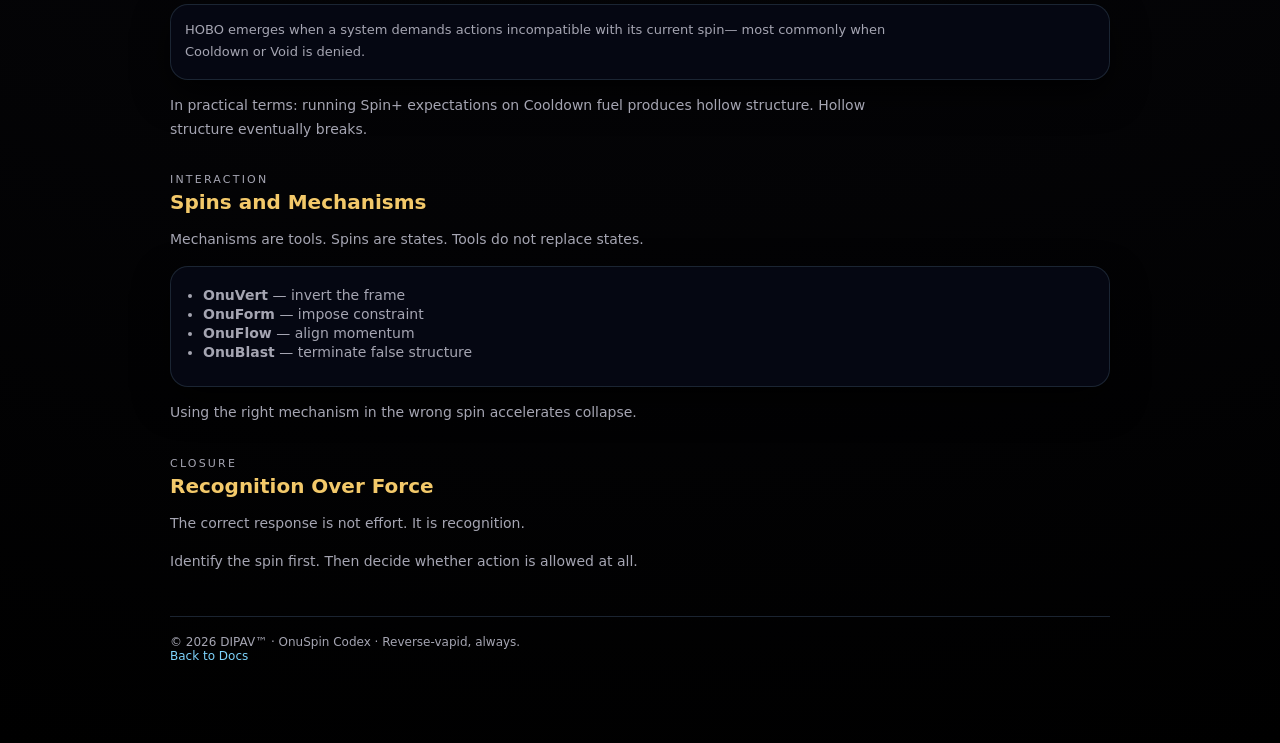
<file: docs/onuspins.html>
<!DOCTYPE html>
<html lang="en">
<head>
  <meta charset="UTF-8" />
  <meta name="viewport" content="width=device-width, initial-scale=1" />

  <title>OnuSpin Codex · OnuDynamics · DIPAV</title>
  <meta
    name="description"
    content="OnuSpin Codex defines the four Spin states—Spin+, Neutral, Cooldown, and Void—and the laws governing state alignment in the OnuVerse."
  />

  <link rel="icon" href="/assets/favicon.ico" />
  <link rel="stylesheet" href="/css/styles.css" />
</head>

<body>
  <div class="page">
    <!-- HEADER -->
    <header>
      <div class="brand">
<div class="logo-pill">
  <img src="/assets/og.png" alt="Onu sigil" />
</div>
        <div class="brand-text">
          <span>DIPAV™ UNIVERSE</span>
          <span>ONUSPIN CODEX</span>
        </div>
      </div>

      <nav class="nav-link" aria-label="Primary">
        <a href="/index.html">Main</a>
        <a href="/docs/index.html">Docs</a>
        <a href="/docs/onubook.html">OnuBook</a>
        <a href="/docs/glossary.html">Glossary</a>
      </nav>
    </header>

    <main>
      <h1>OnuSpin Codex</h1>
      <p class="subtitle">
        Spins are not tools. They are states.
        This codex defines the four OnuSpins and the rules governing alignment, misuse, and collapse.
      </p>

      <!-- Definition -->
      <section id="definition">
        <div class="section-label">Definition</div>
        <h2>What a Spin Is</h2>

        <p>
          An OnuSpin defines the **state a system occupies**.
          It is not an action, not an emotion, and not a preference.
        </p>

        <p>
          A spin determines:
        </p>

        <ul>
          <li>what actions are viable,</li>
          <li>what actions will backfire,</li>
          <li>what actions are unavailable entirely.</li>
        </ul>

        <div class="card">
          <p>
            <strong>OnuQuant</strong> answers whether you <em>can</em> move.<br />
            <strong>OnuSpin</strong> answers whether you <em>should</em>.
          </p>
        </div>
      </section>

      <!-- Four Spins -->
      <section id="four-spins">
        <div class="section-label">The Four</div>
        <h2>The Four OnuSpins</h2>

        <div class="card">
          <h3>Spin+ (Expansion)</h3>
          <p>
            The outward phase. Momentum compounds with action.
            Output increases capacity instead of draining it.
          </p>
          <ul>
            <li><strong>Signals:</strong> clarity, clean urgency, rising confidence</li>
            <li><strong>Aligned actions:</strong> initiation, publishing, decisive OnuVert moves</li>
            <li><strong>Misuse:</strong> forcing speed before clarity exists</li>
          </ul>
        </div>

        <div class="card">
          <h3>Neutral (Stasis)</h3>
          <p>
            The holding phase. Energy is stable but non-compounding.
            This state exists to preserve future capacity.
          </p>
          <ul>
            <li><strong>Signals:</strong> calm plateau, muted urgency</li>
            <li><strong>Aligned actions:</strong> maintenance, refinement, preparation</li>
            <li><strong>Misuse:</strong> dramatizing stillness or forcing expansion</li>
          </ul>
        </div>

        <div class="card">
          <h3>Cooldown (Contraction)</h3>
          <p>
            The recovery phase. Action costs more than it returns.
            Signal-to-noise collapses.
          </p>
          <ul>
            <li><strong>Signals:</strong> fatigue, irritability, diminishing returns</li>
            <li><strong>Aligned actions:</strong> reduction, silence, BULAK alignment</li>
            <li><strong>Misuse:</strong> visibility pushes, “powering through”</li>
          </ul>
        </div>

        <div class="card">
          <h3>Void (Reset)</h3>
          <p>
            The zero phase. Prior narratives dissolve.
            Direction is unavailable because the old system is invalid.
          </p>
          <ul>
            <li><strong>Signals:</strong> identity unanchoring, meaning collapse</li>
            <li><strong>Aligned actions:</strong> non-interference, no commitments</li>
            <li><strong>Misuse:</strong> premature rebuilding, fear-driven identity grabs</li>
          </ul>
          <p>
            Void ends on its own. Forcing exit prolongs it.
          </p>
        </div>
      </section>

      <!-- Spin Law -->
      <section id="spin-law">
        <div class="section-label">Law</div>
        <h2>The Spin Law</h2>

        <div class="card">
          <ul>
            <li>You cannot skip spins.</li>
            <li>You cannot reorder spins.</li>
            <li>You cannot live permanently in Spin+.</li>
            <li>You cannot solve Cooldown with Spin+ tactics.</li>
          </ul>
        </div>

        <p>
          Spin misalignment, not laziness, is the primary cause of burnout and collapse.
        </p>
      </section>

      <!-- Collapse Pattern -->
      <section id="hobo">
        <div class="section-label">Failure Mode</div>
        <h2>HOBO (Collapse Pattern)</h2>

        <p>
          HOBO (Hollow Order → Broken Order) is not a spin.
          It is the **result** of prolonged spin violation.
        </p>

        <div class="card">
          <p>
            HOBO emerges when a system demands actions incompatible with its current spin—
            most commonly when Cooldown or Void is denied.
          </p>
        </div>

        <p>
          In practical terms: running Spin+ expectations on Cooldown fuel produces hollow structure.
          Hollow structure eventually breaks.
        </p>
      </section>

      <!-- Mechanisms -->
      <section id="mechanisms">
        <div class="section-label">Interaction</div>
        <h2>Spins and Mechanisms</h2>

        <p>
          Mechanisms are tools. Spins are states.
          Tools do not replace states.
        </p>

        <div class="card">
          <ul>
            <li><strong>OnuVert</strong> — invert the frame</li>
            <li><strong>OnuForm</strong> — impose constraint</li>
            <li><strong>OnuFlow</strong> — align momentum</li>
            <li><strong>OnuBlast</strong> — terminate false structure</li>
          </ul>
        </div>

        <p>
          Using the right mechanism in the wrong spin accelerates collapse.
        </p>
      </section>

      <!-- Closing -->
      <section id="closing">
        <div class="section-label">Closure</div>
        <h2>Recognition Over Force</h2>

        <p>
          The correct response is not effort.
          It is recognition.
        </p>

        <p>
          Identify the spin first.
          Then decide whether action is allowed at all.
        </p>
      </section>
    </main>

    <footer>
      © <span id="year"></span> DIPAV™ · OnuSpin Codex · Reverse-vapid, always.
      <br />
      <a href="/docs/index.html">Back to Docs</a>
    </footer>
  </div>

  <script src="/js/main.js" defer></script>
</body>
</html>
</file>
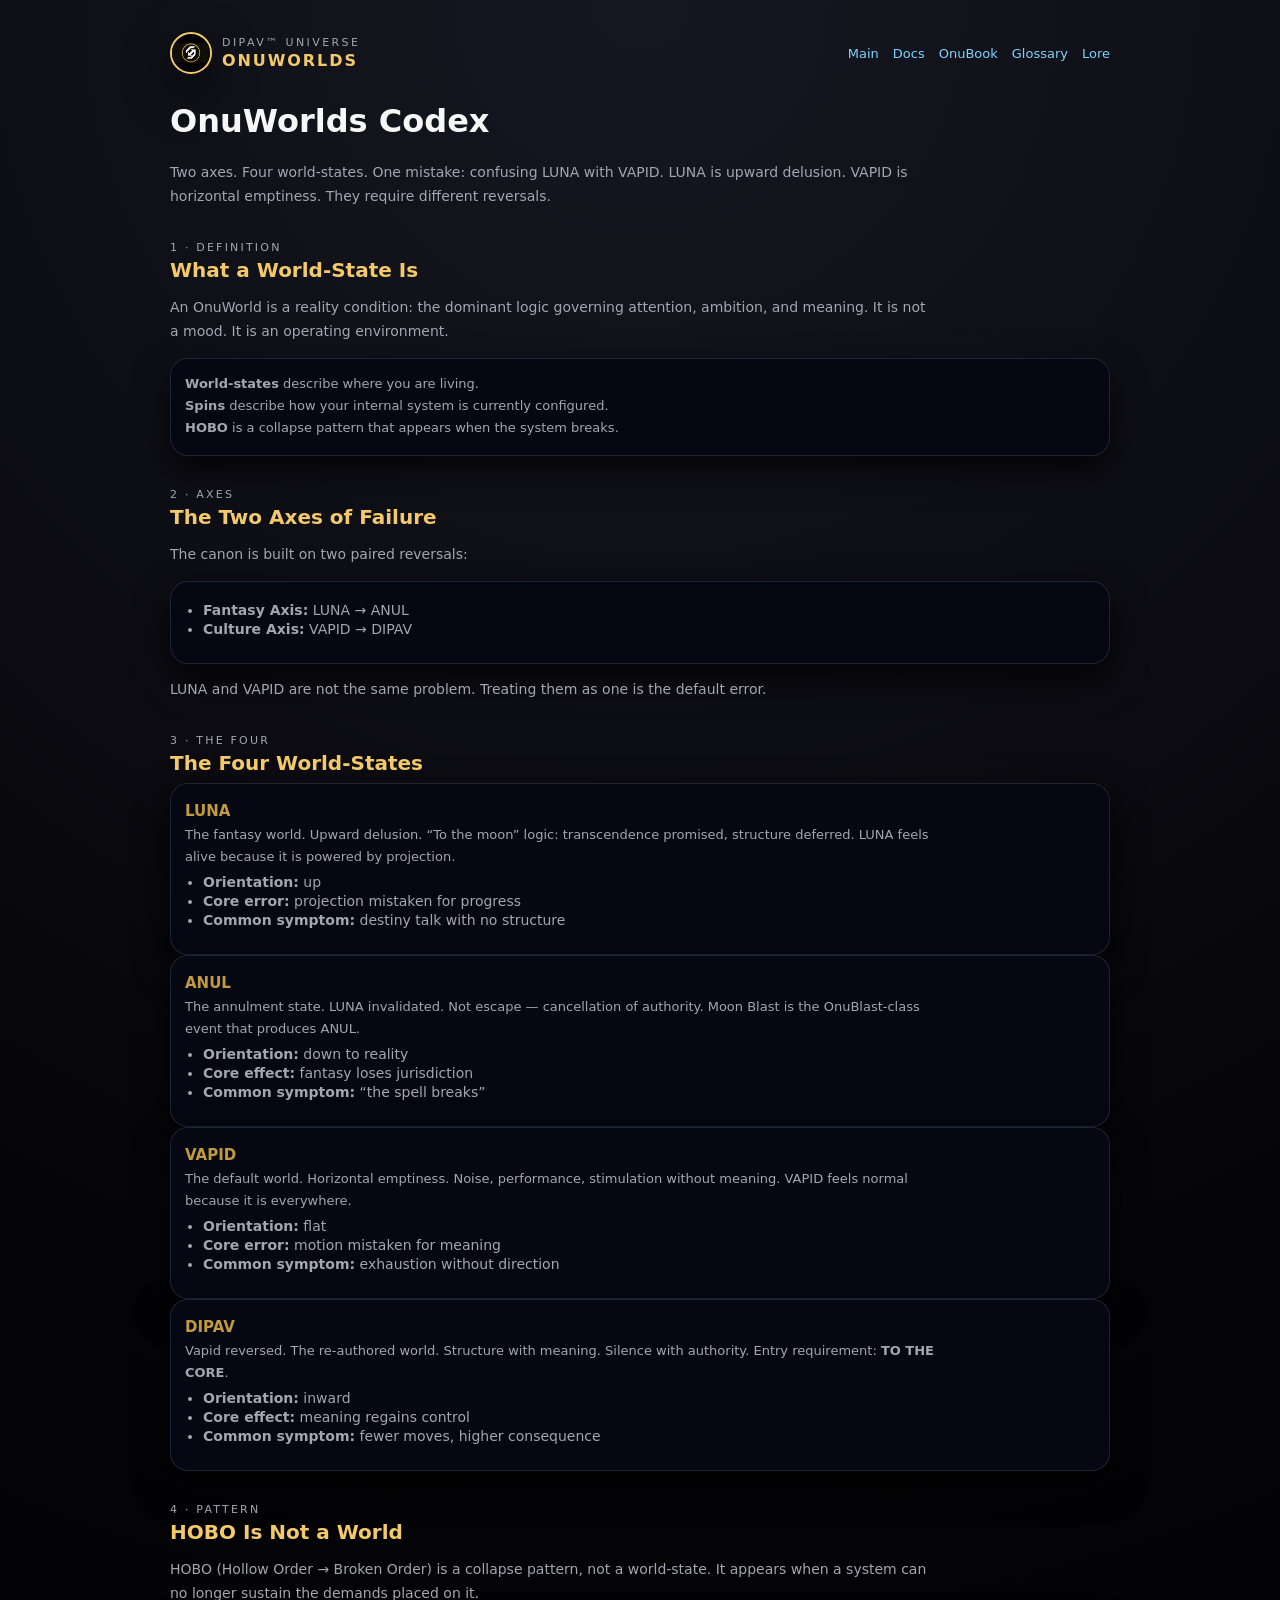
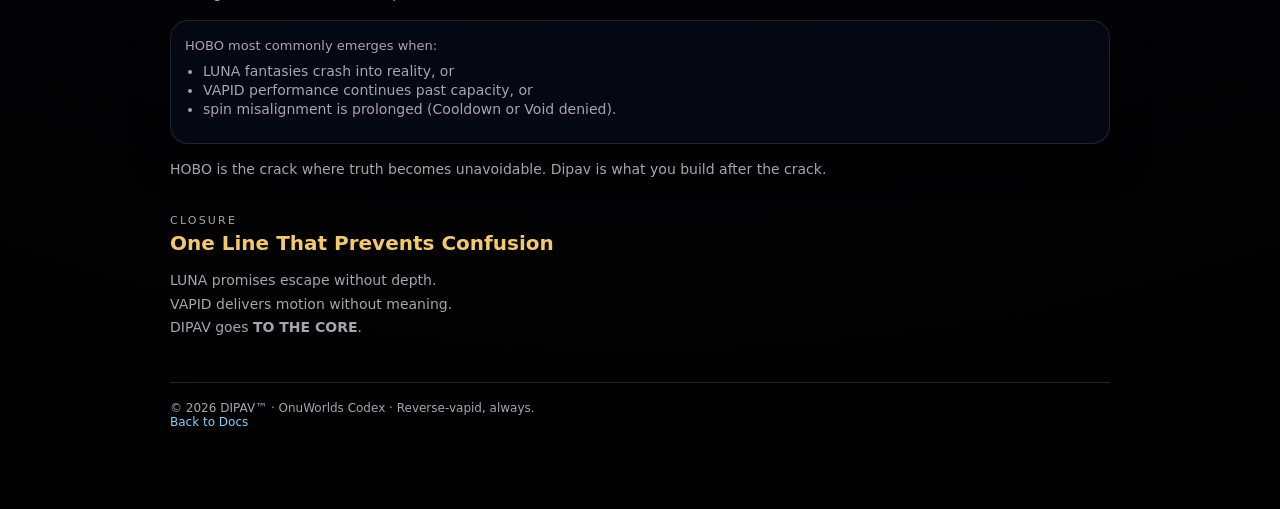
<file: docs/onuworlds.html>
<!DOCTYPE html>
<html lang="en">
<head>
  <meta charset="UTF-8" />
  <meta name="viewport" content="width=device-width, initial-scale=1" />

  <title>OnuWorlds · Codex · DIPAV</title>
  <meta
    name="description"
    content="OnuWorlds Codex: LUNA vs VAPID, ANUL vs DIPAV, and HOBO as the collapse pattern. Two axes, four world-states."
  />

  <link rel="icon" href="/assets/favicon.ico" />
  <link rel="stylesheet" href="/css/styles.css" />
</head>

<body>
  <div class="page">
    <!-- HEADER -->
    <header>
      <div class="brand">
<div class="logo-pill">
  <img src="/assets/og.png" alt="Onu sigil" />
</div>
        <div class="brand-text">
          <span>DIPAV™ UNIVERSE</span>
          <span>ONUWORLDS</span>
        </div>
      </div>

      <nav class="nav-link" aria-label="Primary">
        <a href="/index.html">Main</a>
        <a href="/docs/index.html">Docs</a>
        <a href="/docs/onubook.html">OnuBook</a>
        <a href="/docs/glossary.html">Glossary</a>
        <a href="/lore.html">Lore</a>
      </nav>
    </header>

    <main>
      <h1>OnuWorlds Codex</h1>
      <p class="subtitle">
        Two axes. Four world-states. One mistake: confusing LUNA with VAPID.
        LUNA is upward delusion. VAPID is horizontal emptiness. They require different reversals.
      </p>

      <!-- 1 -->
      <section id="definition">
        <div class="section-label">1 · Definition</div>
        <h2>What a World-State Is</h2>

        <p>
          An OnuWorld is a reality condition: the dominant logic governing attention, ambition, and meaning.
          It is not a mood. It is an operating environment.
        </p>

        <div class="card">
          <p>
            <strong>World-states</strong> describe where you are living.<br />
            <strong>Spins</strong> describe how your internal system is currently configured.<br />
            <strong>HOBO</strong> is a collapse pattern that appears when the system breaks.
          </p>
        </div>
      </section>

      <!-- 2 -->
      <section id="axes">
        <div class="section-label">2 · Axes</div>
        <h2>The Two Axes of Failure</h2>

        <p>
          The canon is built on two paired reversals:
        </p>

        <div class="card">
          <ul>
            <li><strong>Fantasy Axis:</strong> LUNA → ANUL</li>
            <li><strong>Culture Axis:</strong> VAPID → DIPAV</li>
          </ul>
        </div>

        <p>
          LUNA and VAPID are not the same problem. Treating them as one is the default error.
        </p>
      </section>

      <!-- 3 -->
      <section id="four-worlds">
        <div class="section-label">3 · The Four</div>
        <h2>The Four World-States</h2>

        <div class="card">
          <h3>LUNA</h3>
          <p>
            The fantasy world. Upward delusion.
            “To the moon” logic: transcendence promised, structure deferred.
            LUNA feels alive because it is powered by projection.
          </p>
          <ul>
            <li><strong>Orientation:</strong> up</li>
            <li><strong>Core error:</strong> projection mistaken for progress</li>
            <li><strong>Common symptom:</strong> destiny talk with no structure</li>
          </ul>
        </div>

        <div class="card">
          <h3>ANUL</h3>
          <p>
            The annulment state. LUNA invalidated.
            Not escape — cancellation of authority.
            Moon Blast is the OnuBlast-class event that produces ANUL.
          </p>
          <ul>
            <li><strong>Orientation:</strong> down to reality</li>
            <li><strong>Core effect:</strong> fantasy loses jurisdiction</li>
            <li><strong>Common symptom:</strong> “the spell breaks”</li>
          </ul>
        </div>

        <div class="card">
          <h3>VAPID</h3>
          <p>
            The default world. Horizontal emptiness.
            Noise, performance, stimulation without meaning.
            VAPID feels normal because it is everywhere.
          </p>
          <ul>
            <li><strong>Orientation:</strong> flat</li>
            <li><strong>Core error:</strong> motion mistaken for meaning</li>
            <li><strong>Common symptom:</strong> exhaustion without direction</li>
          </ul>
        </div>

        <div class="card">
          <h3>DIPAV</h3>
          <p>
            Vapid reversed. The re-authored world.
            Structure with meaning. Silence with authority.
            Entry requirement: <strong>TO THE CORE</strong>.
          </p>
          <ul>
            <li><strong>Orientation:</strong> inward</li>
            <li><strong>Core effect:</strong> meaning regains control</li>
            <li><strong>Common symptom:</strong> fewer moves, higher consequence</li>
          </ul>
        </div>
      </section>

      <!-- 4 -->
      <section id="hobo">
        <div class="section-label">4 · Pattern</div>
        <h2>HOBO Is Not a World</h2>

        <p>
          HOBO (Hollow Order → Broken Order) is a collapse pattern, not a world-state.
          It appears when a system can no longer sustain the demands placed on it.
        </p>

        <div class="card">
          <p>
            HOBO most commonly emerges when:
          </p>
          <ul>
            <li>LUNA fantasies crash into reality, or</li>
            <li>VAPID performance continues past capacity, or</li>
            <li>spin misalignment is prolonged (Cooldown or Void denied).</li>
          </ul>
        </div>

        <p>
          HOBO is the crack where truth becomes unavoidable.
          Dipav is what you build after the crack.
        </p>
      </section>

      <section id="closing">
        <div class="section-label">Closure</div>
        <h2>One Line That Prevents Confusion</h2>

        <p class="quote">
          LUNA promises escape without depth.<br />
          VAPID delivers motion without meaning.<br />
          DIPAV goes <strong>TO THE CORE</strong>.
        </p>
      </section>
    </main>

    <footer>
      © <span id="year"></span> DIPAV™ · OnuWorlds Codex · Reverse-vapid, always.
      <br />
      <a href="/docs/index.html">Back to Docs</a>
    </footer>
  </div>

  <script src="/js/main.js" defer></script>
</body>
</html>
</file>
<file: css/styles.css>
:root {
  --bg: #050508;
  --bg-soft: #0b0b12;
  --gold: #f3c96a;
  --gold-soft: #c39b3d;
  --text: #f7f7f7;
  --muted: #a5a5b2;
  --accent: #7dd3fc;
  --border-soft: 1px solid rgba(243, 201, 106, 0.16);
  --radius-lg: 18px;
  --radius-pill: 999px;
  --shadow-soft: 0 18px 45px rgba(0, 0, 0, 0.7);
}

* {
  box-sizing: border-box;
}

body {
  margin: 0;
  font-family: system-ui, -apple-system, BlinkMacSystemFont, "Segoe UI",
    Inter, sans-serif;
  background: radial-gradient(circle at top, #171722, #050508 60%, #000 100%);
  color: var(--text);
  -webkit-font-smoothing: antialiased;
}

a {
  color: inherit;
  text-decoration: none;
}

a:hover {
  text-decoration: underline;
}

.page {
  max-width: 980px;
  margin: 0 auto;
  padding: 32px 20px 80px;
}

/* Header */

header {
  display: flex;
  justify-content: space-between;
  align-items: center;
  gap: 12px;
  margin-bottom: 28px;
}

.brand {
  display: flex;
  align-items: center;
  gap: 10px;
}

.logo-pill {
  width: 42px;
  height: 42px;
  border-radius: 50%;
  background: #000;
  border: 2px solid var(--gold);
  display: flex;
  align-items: center;
  justify-content: center;
  font-size: 22px;
  font-weight: 800;
  color: var(--gold);
  box-shadow: var(--shadow-soft);
}

.brand-text {
  display: flex;
  flex-direction: column;
  gap: 2px;
}

.brand-text span:first-child {
  font-size: 11px;
  text-transform: uppercase;
  letter-spacing: 0.22em;
  color: var(--muted);
}

.brand-text span:last-child {
  font-size: 16px;
  font-weight: 600;
  letter-spacing: 0.12em;
  text-transform: uppercase;
  color: var(--gold);
}

/* Navigation */

.nav-link {
  display: flex;
  gap: 14px;
  align-items: center;
  font-size: 13px;
  color: var(--muted);
  flex-wrap: wrap;
}

.nav-link a {
  color: var(--accent);
  font-weight: 500;
}

.nav-link a:hover {
  text-decoration: underline;
}

/* Hero */

.hero {
  display: grid;
  grid-template-columns: minmax(0, 1.5fr) minmax(0, 1fr);
  gap: 26px;
  align-items: center;
  margin-bottom: 38px;
}

@media (max-width: 840px) {
  .hero {
    grid-template-columns: 1fr;
  }
}

.hero-main h1 {
  font-size: clamp(30px, 5vw, 40px);
  margin: 4px 0 10px;
  color: var(--gold);
  text-shadow: 0 0 22px rgba(243, 201, 106, 0.35);
}

.hero-main .tagline {
  font-size: 14px;
  color: var(--muted);
  max-width: 560px;
  line-height: 1.7;
}

.hero-main .tagline strong {
  color: var(--gold-soft);
  font-weight: 500;
}

.hero-actions {
  margin-top: 16px;
  display: flex;
  flex-wrap: wrap;
  gap: 10px;
}

/* Buttons */

.btn {
  padding: 9px 18px;
  border-radius: var(--radius-pill);
  font-size: 14px;
  font-weight: 500;
  display: inline-flex;
  align-items: center;
  justify-content: center;
  border: none;
  cursor: pointer;
  transition: 0.14s ease;
  white-space: nowrap;
}

.btn-primary {
  background: linear-gradient(135deg, #facc6b, #b8861b);
  color: #1a1306;
  box-shadow: var(--shadow-soft);
}

.btn-primary:hover {
  transform: translateY(-1px);
  box-shadow: 0 20px 40px rgba(0, 0, 0, 0.85);
}

.btn-ghost {
  background: rgba(11, 15, 28, 0.9);
  border: 1px solid rgba(148, 163, 184, 0.5);
  color: var(--muted);
}

.btn-ghost:hover {
  border-color: rgba(243, 201, 106, 0.6);
  background: rgba(15, 23, 42, 0.95);
}

.hero-footnote {
  margin-top: 10px;
  font-size: 12px;
  color: var(--muted);
  max-width: 460px;
}

/* Hero Card */

.hero-card {
  background: var(--bg-soft);
  border-radius: var(--radius-lg);
  padding: 18px 18px 16px;
  border: var(--border-soft);
  box-shadow: var(--shadow-soft);
  font-size: 13px;
}

.hero-card-label {
  font-size: 11px;
  text-transform: uppercase;
  letter-spacing: 0.2em;
  color: var(--muted);
  margin-bottom: 6px;
}

.hero-card-title {
  font-size: 15px;
  font-weight: 600;
  margin-bottom: 4px;
}

.hero-card-body {
  margin-top: 10px;
}

.addr {
  font-family: ui-monospace, SFMono-Regular, Menlo, Monaco, Consolas,
    "Liberation Mono", "Courier New", monospace;
  font-size: 12px;
  background: #000;
  border-radius: 9px;
  padding: 7px 10px;
  border: 1px solid rgba(243, 201, 106, 0.7);
  word-break: break-all;
  color: var(--gold);
}

.hero-card-meta {
  margin-top: 10px;
  color: var(--muted);
  font-size: 12px;
}

/* Sections */

section {
  margin-top: 32px;
}

.section-label {
  font-size: 11px;
  text-transform: uppercase;
  letter-spacing: 0.2em;
  color: var(--muted);
  margin-bottom: 4px;
}

h2 {
  font-size: 20px;
  margin: 4px 0 8px;
  color: var(--gold);
}

p {
  font-size: 14px;
  line-height: 1.7;
  color: var(--muted);
  max-width: 760px;
}

ul {
  padding-left: 18px;
  margin: 6px 0 10px;
}

li {
  font-size: 14px;
  color: var(--muted);
  margin-bottom: 3px;
}

/* Cards / Grid */

.grid {
  display: grid;
  grid-template-columns: repeat(3, minmax(0, 1fr));
  gap: 16px;
  margin-top: 14px;
}

@media (max-width: 880px) {
  .grid {
    grid-template-columns: 1fr;
  }
}

.card {
  background: #050712;
  border-radius: var(--radius-lg);
  border: 1px solid rgba(31, 41, 55, 0.9);
  padding: 14px 14px 16px;
  box-shadow: 0 14px 35px rgba(0, 0, 0, 0.75);
}

.card h3 {
  font-size: 15px;
  margin: 4px 0 4px;
  color: var(--gold-soft);
}

.card p {
  font-size: 13px;
  margin: 0;
}

.mono {
  font-family: ui-monospace, SFMono-Regular, Menlo, Monaco, Consolas,
    "Liberation Mono", "Courier New", monospace;
}

/* Footer */

footer {
  margin-top: 42px;
  padding-top: 18px;
  border-top: 1px solid rgba(31, 41, 55, 0.9);
  font-size: 12px;
  color: var(--muted);
}

footer a {
  color: var(--accent);
}
.logo-pill img {
  width: 100%;
  height: 100%;
  object-fit: contain;
  border-radius: 50%;
}
</file>
